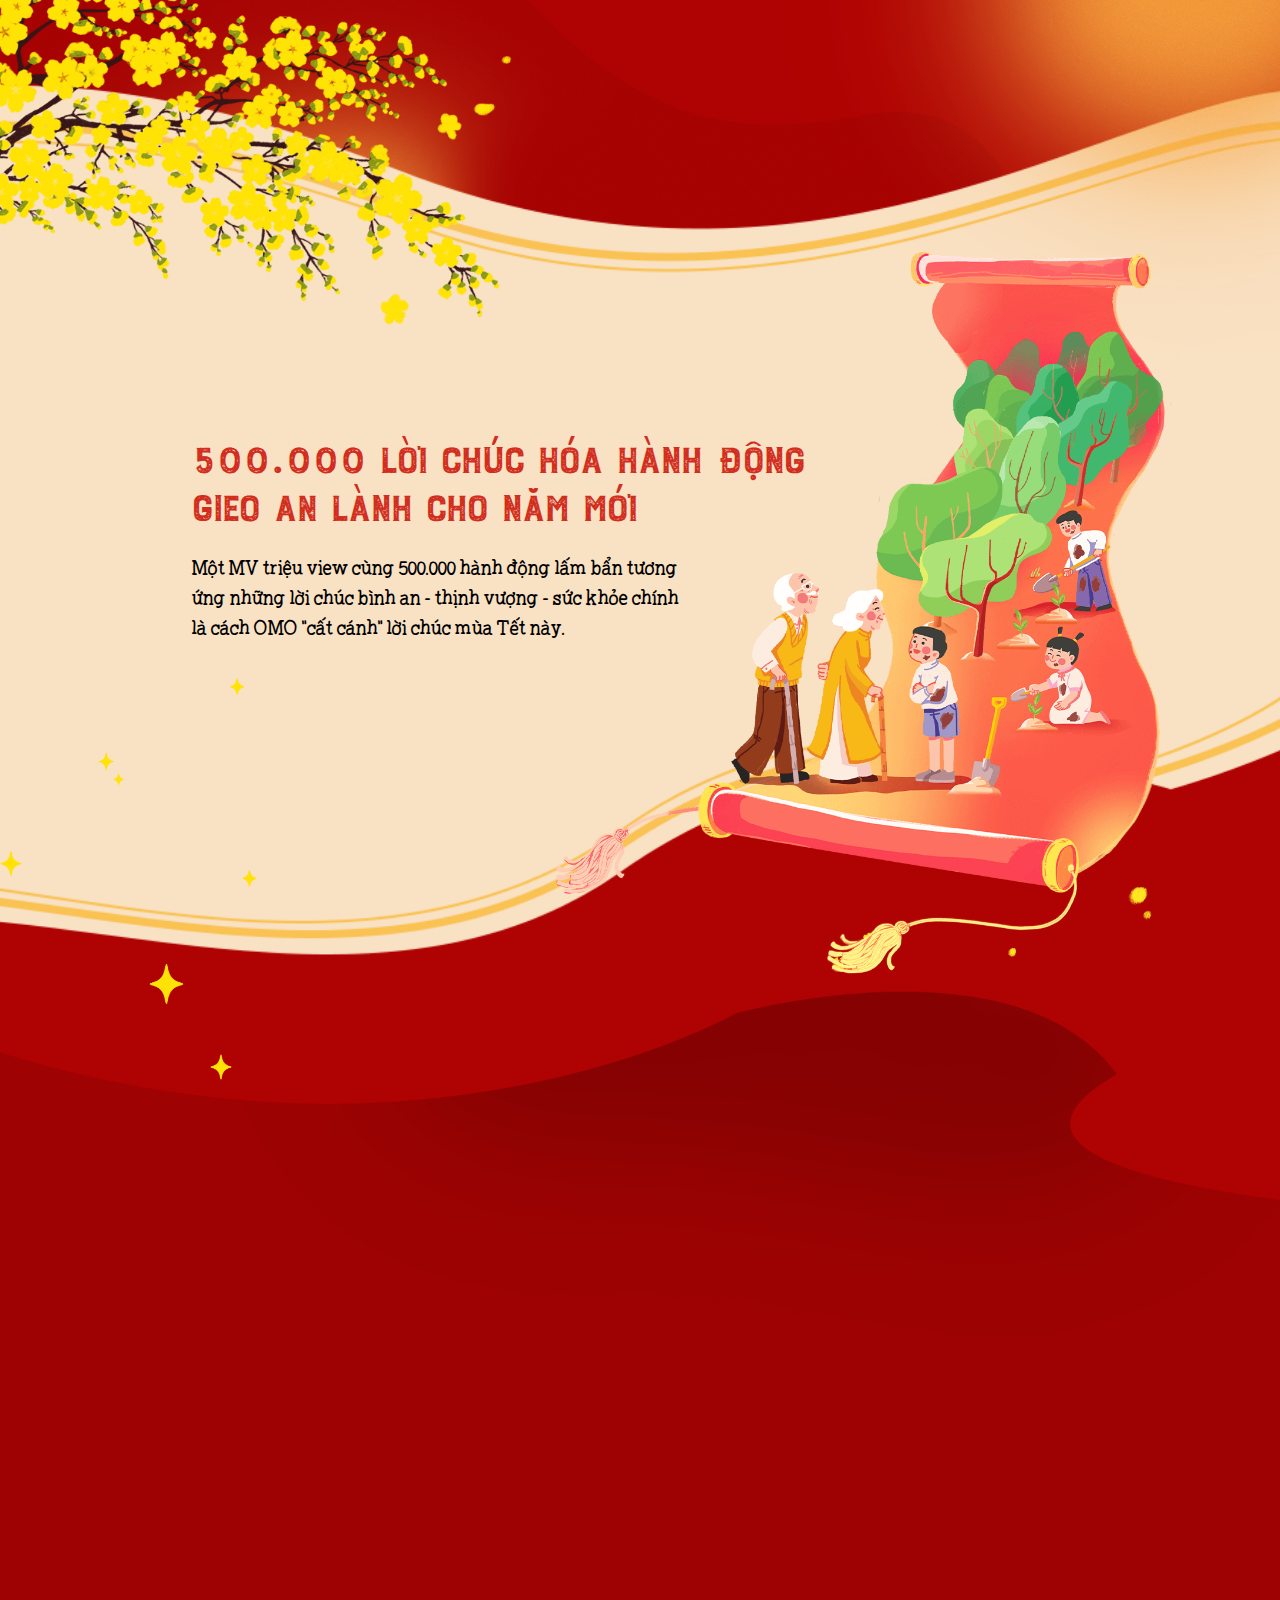
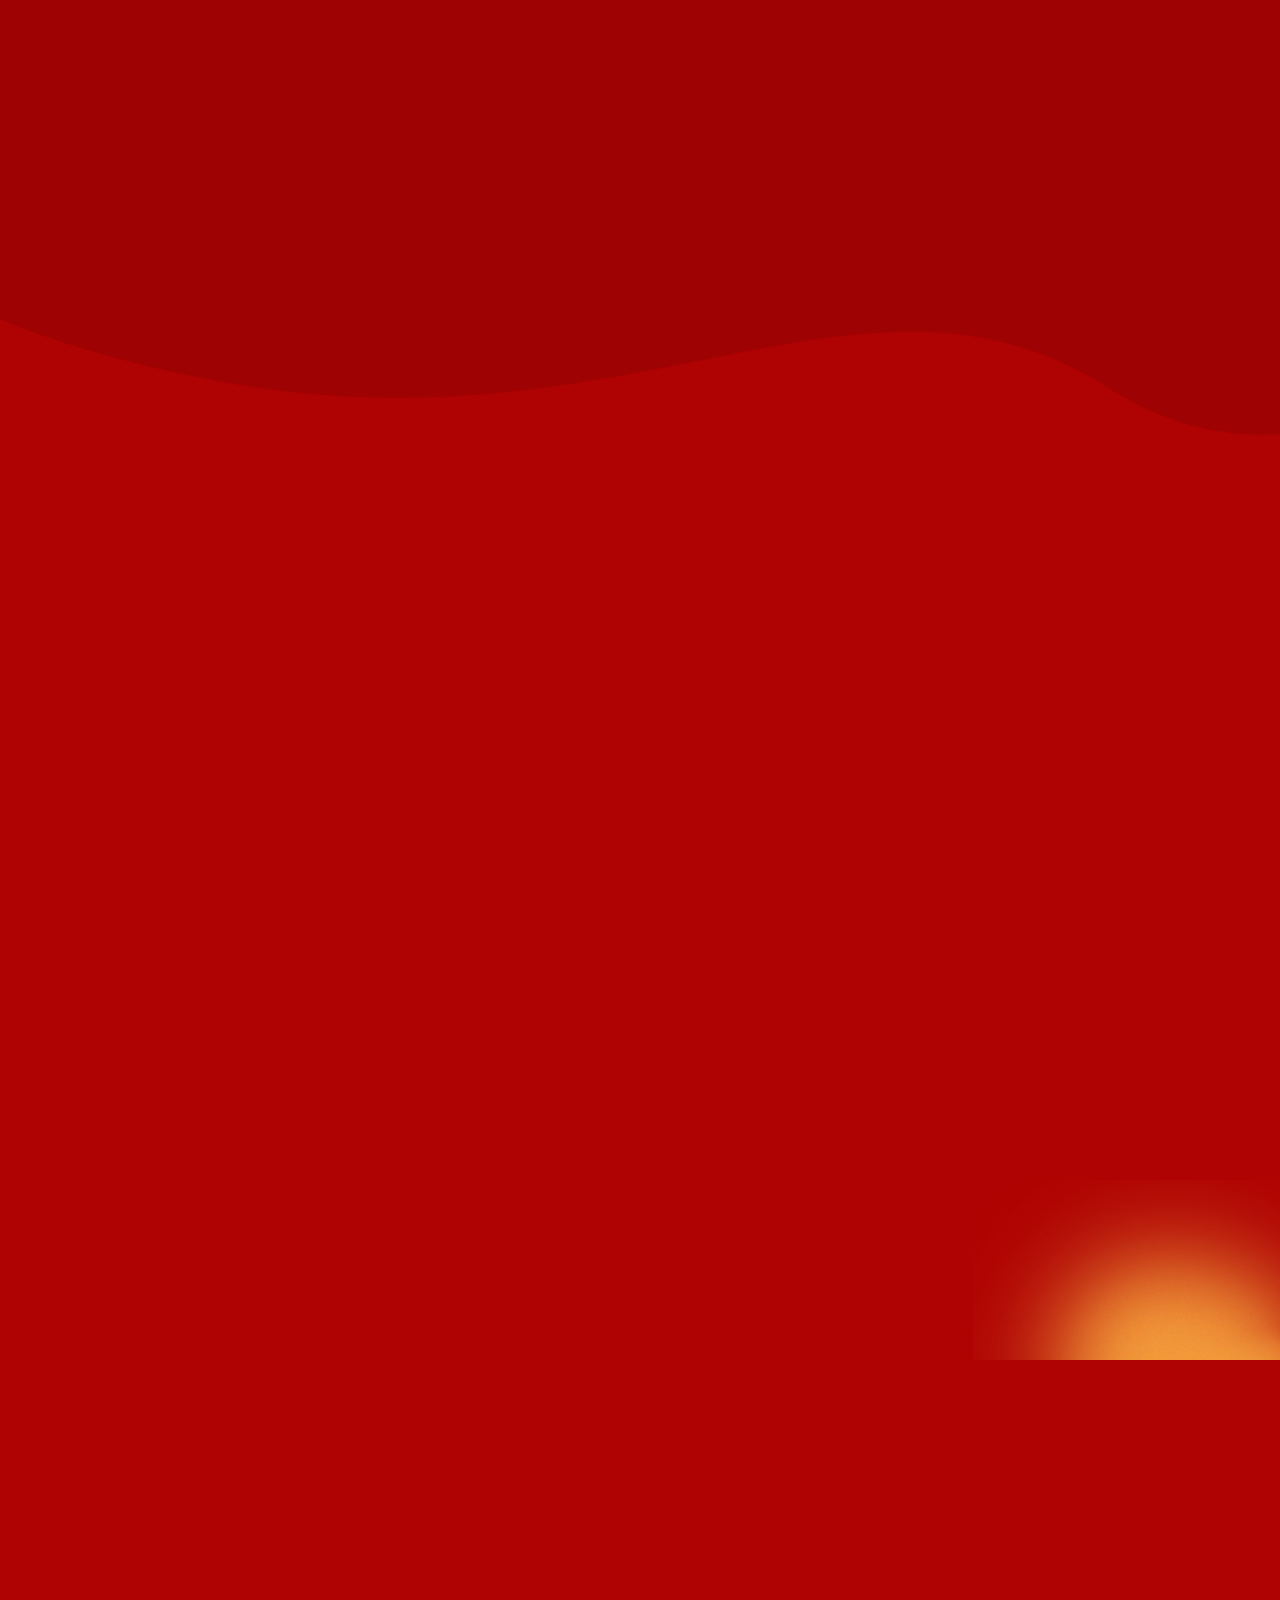
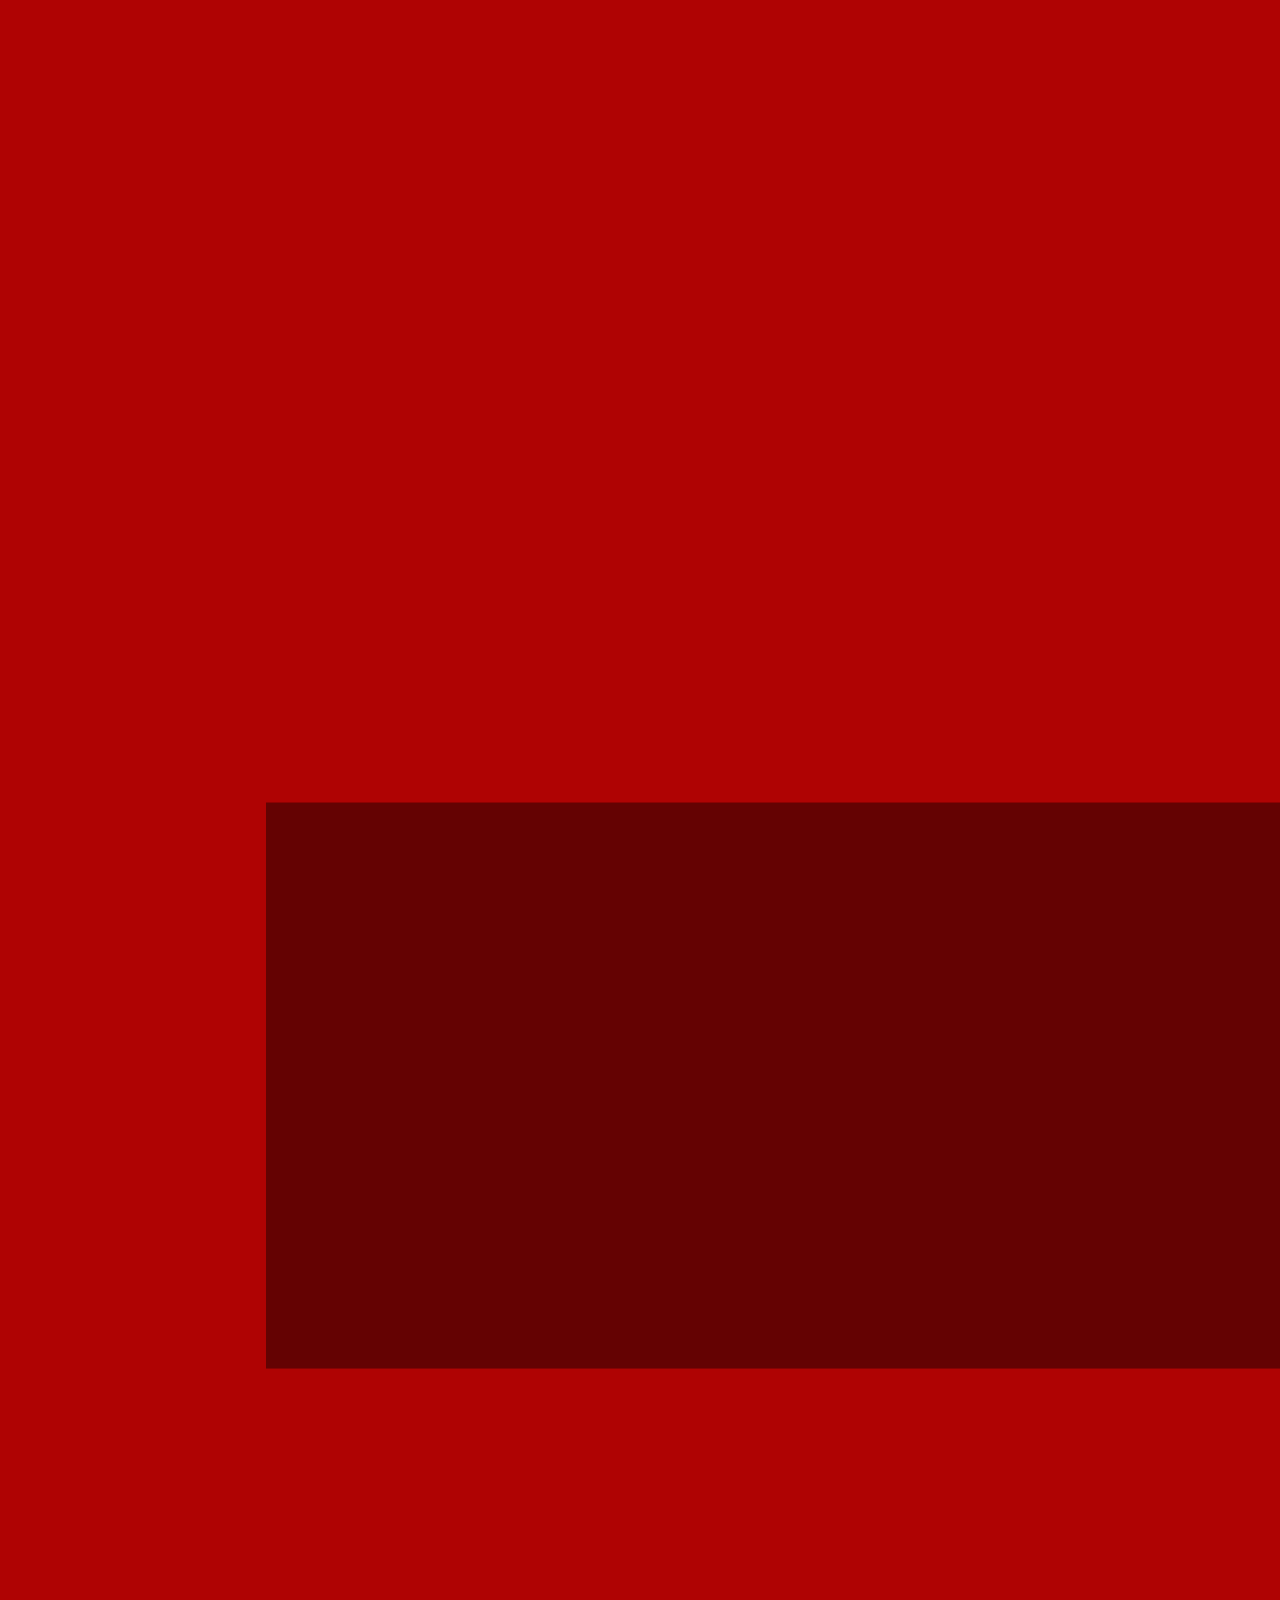
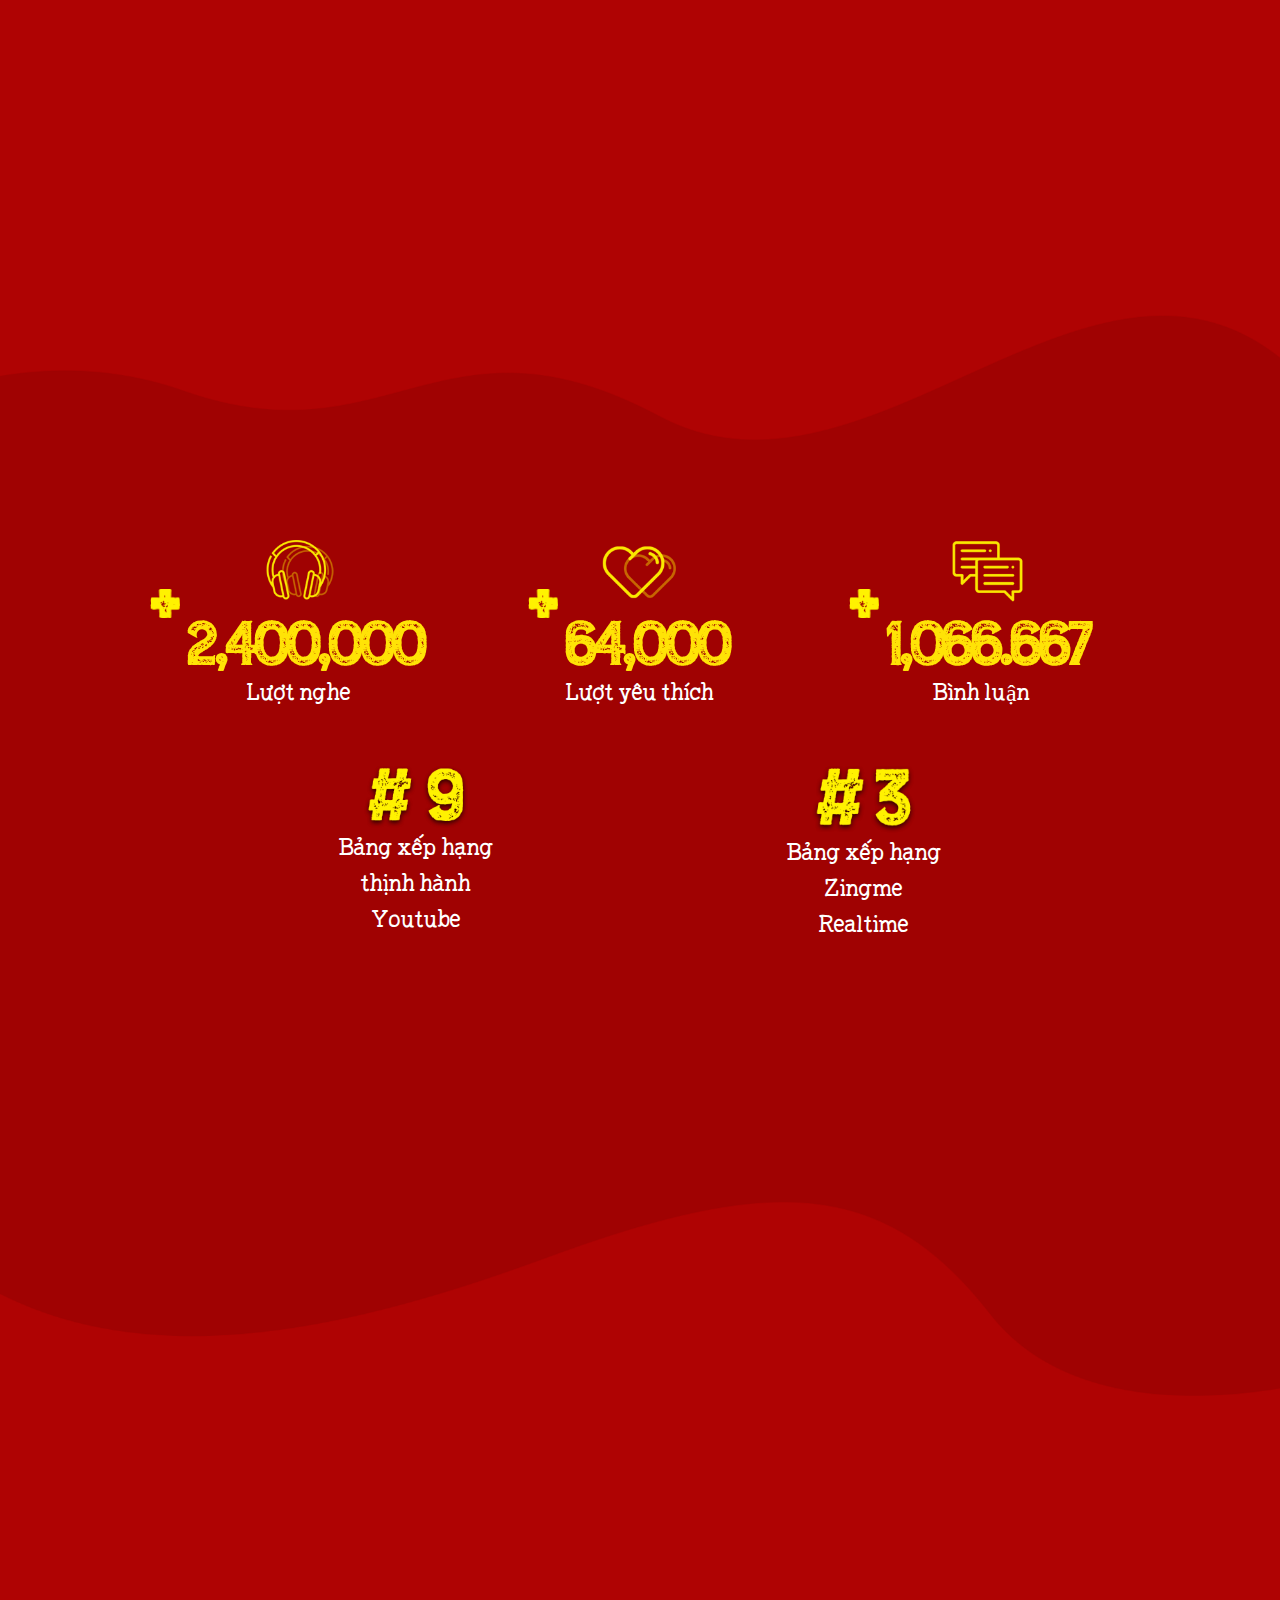
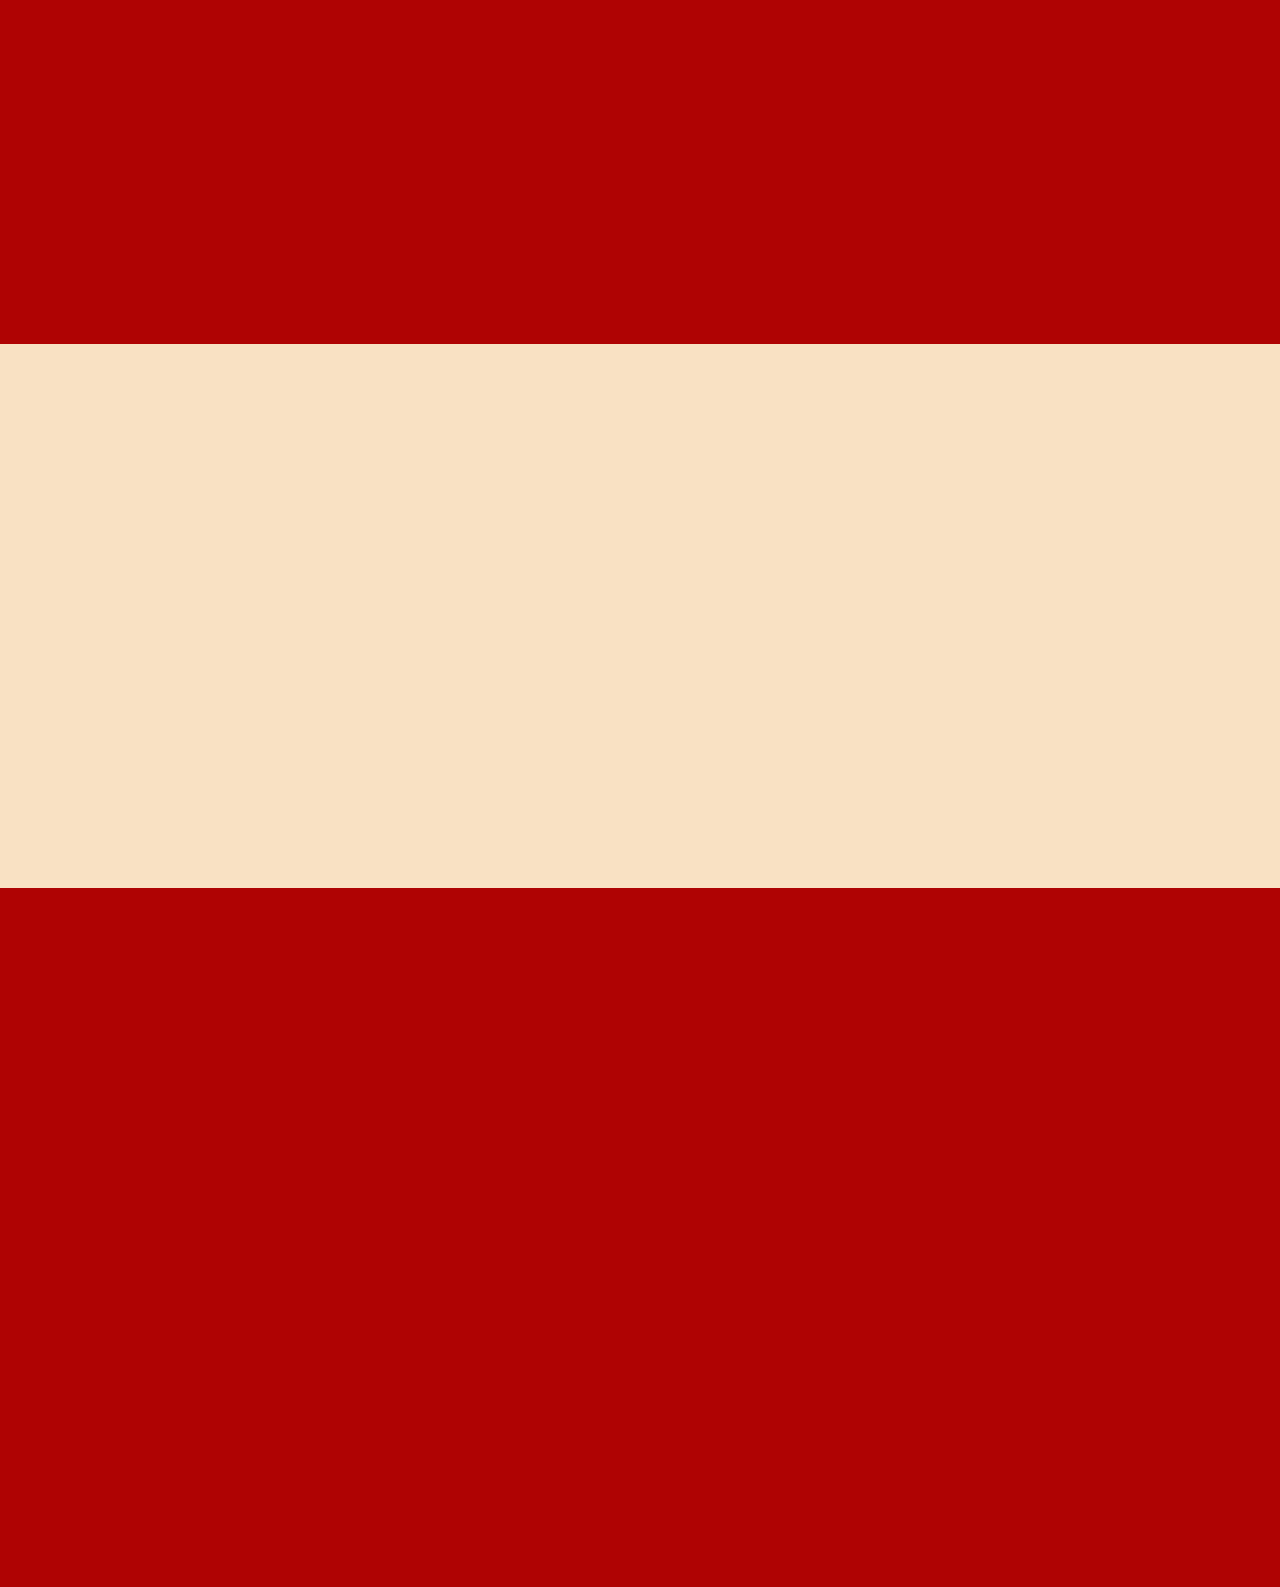
<file: index.html>
<!DOCTYPE html>
<html lang="vi">
<head>
    <meta charset="UTF-8">
    <meta name="viewport" content="width=device-width, initial-scale=1.0">
    <meta name="description" content="Study_HTML/CSS_Page2"><meta property="og:type" content="article">
    <meta property="og:site_name" content="500-wishes">
    <meta property="article:author" content="https://www.facebook.com/testarudo.nino">
    <meta property="article:publisher" content="https://www.facebook.com/testarudo.nino">
    <meta property="og:title" content="500.000 lời chúc hóa hành động, gieo an lành cho năm mới">
    <meta property="og:description" content="Một MV triệu view cùng 500.000 hành động lấm bẩn tương ứng những lời chúc bình an - thịnh vượng - sức khỏe chính là cách OMO 'cất cánh' lời chúc mùa Tết này.">
    <meta name="keywords" content="500.000 lời chúc hóa hành động, gieo an lành cho năm mới">
    <title>500.000 lời chúc</title>
    
    <link rel="stylesheet" href="assets/css/jquery.fancybox.min.css">
    <link rel="stylesheet" href="assets/css/main.css">
    <script src = "assets/js/jquery.js"></script>
    <script src = "assets/js/jquery-countto.js"></script>
    <script src = "assets/js/jquery.fancybox.min.js"></script>
    <script src = "assets/js/ScrollMagic.min.js"></script>
    <script src = "assets/js/debug.addIndicators.js"></script>
    <script src = "assets/js/anime.min.js"></script>
    <script src = "https://www.youtube.com/iframe_api"></script>
</head>
<body>
<div class = "container scrollContent">
    <div class = "page-content">
        <section class = "banner" id = "banner">
            <div class = "icon icon1">
                <img src="assets/images/1.png" alt="Apricot Blossom">
            </div>
            <div class = "icon icon2">
                <img src="assets/images/6.png" alt="sun">
            </div>
            <div class = "icon icon3">
                <img src="assets/images/3.png" alt="hoamai">
            </div>
            <div class = "icon icon4">
                <img src="assets/images/4.png" alt="sparkles">
            </div>
            <div class = "background2">
                <img src="assets/images/7.png" alt="bg2">
            </div>
            <div class = "desktop-w desktop-sm">
                <div class = "wrap">
                    <div class = "bg">
                        <img src="assets/images/5.png" alt="Banner background">
                    </div>
                    <div class = "pic">
                        <div class = "pic-zoom" id = "pic-zoom" href = "assets/images/2.png" data-fancybox = "images" data-caption = "#1">
                            <img src="assets/images/2.png" alt="banner picture">
                        </div>
                    </div>
                    <div class = "text">
                        <div class = "text-title ibr">
                            <h1>500.000 LỜI CHÚC HÓA HÀNH ĐỘNG GIEO AN LÀNH CHO NĂM MỚI</h1>
                        </div>
                        <div class = "text-content svn">
                            <p>Một MV triệu view cùng 500.000 hành động lấm bẩn tương ứng những lời chúc bình an - thịnh vượng - sức khỏe chính là cách OMO "cất cánh" lời chúc mùa Tết này.</p>
                        </div>
                    </div>
                </div>
            </div>
        </section>
        <section class = "section1" id = "section1">
            <div class = "desktop-w desktop-sm">
                <div class = "wrap">
                    <h2 class = "title ibr">Đâu là lời chúc bạn thường
                        <br>gửi người thân mỗi dịp Tết đến?</h2>
                </div>
            </div>
            <div class = "desktop-w">
                <div class ="wrap">
                    <div class = "bg">
                        <div class = "img">
                            <img src="assets/images/9.png" alt="bg">
                        </div>
                    </div>
                    <div class = "wishList">
                        <div class = "list-anchor"></div>
                        <div class = "list">
                            <div class = "item">
                                <div class = "img">
                                    <img src="assets/images/11.png" alt="vansunhuy">
                                </div>
                            </div>
                            <div class = "item">
                                <div class = "img">
                                    <img src="assets/images/12.png" alt="tantaitanloc">
                                </div>  
                            </div>
                            <div class = "item">
                                <div class = "img">
                                    <img src="assets/images/13.png" alt="ankhangthinhvuong">
                                </div>
                            </div>
                            <div class = "item">
                                <div class = "img">
                                    <img src="assets/images/14.png" alt="songlautramtuoi">
                                </div>
                            </div>
                        </div>
                    </div>
                </div>
            </div>
            <div class = "desktop-w desktop-sm">
                <div class = "wrap">
                    <div class = "content">
                        <div class = "bl left">
                            <div class = "text">
                                <p>Từ lâu, trao gửi nhau những lời chúc may mắn, bình an đã trở thành nét đẹp văn hóa trong dịp Tết cổ truyền. Tuy nhiên, khi những lời chúc được “truyền miệng” từ năm này qua năm khác, nhiều người lại quên mất thành ý thật sự phía sau.</p>
                                <p>Nhìn lại 2020 nhiều biến động, bạn có nhận ra những lời chúc “có cánh” đầu năm đã bay mất?</p>
                            </div>
                        </div>
                        <div class = "bl right">
                            <div class = "text">
                                <p>Thực tế, không lời chúc “có cánh” nào tự nhiên trở thành hiện thực nếu thiếu đi sự cố gắng, nỗ lực hành động mỗi ngày.</p>
                                <p>Vậy nên, nhiều người bắt đầu hưởng ứng trào lưu “cất cánh lời chúc”, “cất” đi đôi cánh hoa mỹ trong những lời chúc thường trao, thay vào đó là các mong ước giản đơn nhưng đi kèm hành động thiết thực để mang lại tốt lành cho năm mới.</p>
                            </div>
                        </div>
                    </div>
                </div>
            </div>
            <div class = "icon icon1">
                <div class = "img">
                    <img src="assets/images/8.png" alt="thesun">
                </div>
            </div>
        </section>
        <section class ="section2">
            <div class = "item item1">
                <div class = "img">
                    <img src="assets/images/43.png" alt="bloom">          
                </div>
            </div>
            <div class = "item item2">
                <div class = "img">
                    <img src="assets/images/48.png" alt="Tet icon">
                </div>
            </div>
            <div class = "item item3">
                <div class = "img">
                    <img src="assets/images/50.png" alt="The sun">
                </div>
            </div>
            <div class = "desktop-w desktop-sm">
                <div class = "wrap">
                    <h3 class = "title ibr">Các hot mom nói gÌ về “cất cánh lời chúc”?</h3>
                </div>
            </div>
            <div class = "desktop-w desktop-md">
                <div class = "wrap">
                    <div class = "hotmom">
                        <div class = "quote quote1">
                            <div class = "quote-wrap">
                                <div class = "img">
                                    <img src="assets/images/15.png" alt="Quynh Huong">
                                </div>
                                <div class = "quote-content">
                                    <p class = "text">“Lời chúc phải mang theo năng lượng, niệm lành gửi đến người nhận, và hơn thế, cần thực hiện bằng những hành động cụ thể để trở thành hiện thực”.</p>
                                    <p>MC Quỳnh Hương</p>
                                </div>
                            </div>
                        </div>
                        <div class = "quote quote2">
                            <div class = "quote-wrap">
                                <div class = "img">
                                    <img src="assets/images/16.png" alt="Trang Ha">
                                </div>
                                <div class = "quote-content">
                                    <p class = "text">“Tết năm nay, mình dạy con những lời chúc thực tế mang động lực hành động. Uốn nắn con từ hành động của bố mẹ, chứ không chỉ dừng ở câu chữ”.</p>
                                    <p>Nhà văn Trang Hạ</p>
                                </div>
                            </div>
                        </div>
                        <div class = "quote quote2">    
                            <div class = "quote-wrap">
                                <div class = "img">
                                    <img src="assets/images/17.png" alt="Pham Quynh Anh">
                                </div>
                                <div class = "quote-content">
                                    <p class = "text">“Tôi sẽ dạy 2 bé Lâm - An cất đi đôi cánh của lời chúc, thay vào đó sẵn sàng lấm bẩn để thực hiện lời chúc bằng những hành động thiết thực”.</p>
                                    <p>Ca sĩ Phạm Quỳnh Anh</p>
                                </div>
                            </div>
                        </div>
                        <div class = "quote quote3">
                            <div class = "quote-wrap">
                                <div class = "img">
                                    <img src="assets/images/18.png" alt="Pham Thu Trang">
                                </div>
                                <div class = "quote-content">
                                    <p class = "text">“Năm nay, bố mẹ dạy Xoài những lời chúc thiết thực. Khi cất đi đôi cánh hoa mỹ và cùng nhau hành động, những lời yêu thương chân thành mới ở lại thật lâu”.</p>
                                    <p>Hotmom Phạm Thu Trang</p>
                                </div>
                            </div>
                        </div>
                    </div>
                </div>
            </div>
        </section>
        <section class = "section3">
            <div class = "background1"></div>
            <div class = "apricot">
                <div class = "img">
                    <img src="assets/images/23.png" alt="apricot">
                </div>
            </div>
            <div class = "desktop-w desktop-md">
                <div class = "wrap">
                    <div class = "first">
                        <div class = "wrap">
                            <div class = "block block1">
                                <div class = "isMobile">
                                    <h3 class = "title ibr">Khi “lời chúc hóa hành động”</h3>
                                    <p>Cổ vũ mọi người trao lời chúc kèm hành động, cụ thể là trồng rừng để tạo ra sự đổi thay tích cực cho cuộc sống, OMO triển khai chiến dịch “Lời chúc hóa hành động - Lấm bẩn mang điều hay” với nhiều hoạt động thú vị.</p>
                                </div>
                                <div class = "img" href = "assets/images/21.png" data-fancybox="images" data-caption="#2">
                                    <img src="assets/images/21.png" alt="suboi-va-cau-nhoc">
                                </div>
                            </div>
                            <div class = "block block2">
                                <div class = "text text1 isPC">
                                    <h3 class = "ibr">Khi “lời chúc hóa hành động”</h3>
                                    <p>Cổ vũ mọi người trao lời chúc kèm hành động, cụ thể là trồng rừng để tạo ra sự đổi thay tích cực cho cuộc sống, OMO triển khai chiến dịch “Lời chúc hóa hành động - Lấm bẩn mang điều hay” với nhiều hoạt động thú vị.</p>
                                </div>
                                <div class = "img" href = "assets/images/22.png" data-fancybox="images" data-caption="#3">
                                    <img src="assets/images/22.png" alt="suboi va rhymastic">
                                </div>
                                <div class = "text text2">
                                    <p>Ca khúc <i>Cả ngàn lời chúc</i> lấy cảm hứng từ chiến dịch “Lời chúc hóa hành động - Lấm bẩn mang điều hay”, kêu gọi mọi người biến hơn 500.000 lời chúc thành hành động lấm bẩn trên khắp Việt Nam, cụ thể là trồng cây, gieo an lành cho năm mới.</p>
                                </div>
                            </div>
                        </div>
                    </div>
                    <div class = "second">
                        <div class = "block block1">
                            <div class = "background2">
                                <div class = "img">
                                    <img src="assets/images/26.png" alt="background2">
                                </div>
                            </div>
                            <div class = "pic-zoom" href = "assets/images/24.png" data-fancybox="images" data-caption="#4" style = "opacity: 1;">
                                <img src="assets/images/24.png" alt="suboi">
                            </div>
                        </div>
                        <div class = "block block2">
                            <div class = "pic-zoom" href = "assets/images/25.png" data-fancybox="images" data-caption="#5" style = "opacity: 1;">
                                <img src="assets/images/25.png" alt="rhymastic">
                            </div>
                        </div>
                    </div>
                    <div class = "last">
                        <div class = "txt">
                            <p>Đây là lần đầu tiên 2 rapper Suboi và Rhymastic kết hợp trong cùng sản phẩm âm nhạc. Kỹ năng gieo vần nhả chữ của Suboi và bàn tay phối nhạc tài năng của Rhymastic làm nên ca khúc đi vào lòng khán giả với thông điệp mới lạ, ý nghĩa: “Đừng chúc suông, hãy hành động”.</p>
                        </div>
                    </div>
                </div>
            </div>
            <div class = "background3">

            </div>
        </section>
        <section class = "section4">
            <div class = "desktop-w desktop-md">
                <div class = "wrap">
                    <div class = "video-block">
                        <div class = "icon">
                            <div class = "img">
                                <img src="assets/images/29.png" alt="doublequote">
                            </div>
                        </div>
                        <div class = "video-container">
                            <div class ="cover">
                                <div class = "play-btn" id = "youtube-play-button">
                                    <div class ="img">
                                        <img src="assets/images/27.png" alt="youtube-play-button">
                                    </div>
                                </div>
                            </div>
                            <div class = "youtube-iframe" id="player">
                                <!-- <iframe id = "youtube-iframe-player" src="https://www.youtube.com/embed/6AvpUbnDbv0" frameborder="0"
                                width ="640" height = "320" title = "Youtube video player"
                                allowfullscreen></iframe> -->
                            </div>
                        </div>
                    </div>
                </div>
            </div>
            <div class = "desktop-w desktop-sm">
                <div class = "wrap">
                    <div class = "text">
                        <p>Một ngàn lời chúc vẫn thua cái ôm chân thành.</p>
                        <p>MV rất hiện đại, hình ảnh ma mị theo kiểu phương Tây nhưng vẫn có màu sắc của Tết cổ truyền Việt Nam. Mình đánh giá đây là một tác phẩm tuyệt vời cả về tính giải trí lẫn thông điệp.</p>
                        <p>Năm vừa rồi miền Trung bị lũ lụt, thiên tai nặng nề. Trồng cây là biện pháp hiệu quả nhất để ngăn chặn tình trạng này tiếp diễn, cũng là cách giữ lại môi trường sống trong lành cho con cháu chúng ta.</p>
                    </div>
                </div>
            </div>
        </section>
        <section class = "section5">
            <div class = "background4">
                <div class = "img"><img src="assets/images/51.png" alt="background4"></div>
            </div>
            <div class = "item item1">
                <div class = "img"><img src="assets/images/43.png" alt="bloom"></div>
            </div>
            <div class = "item item2">
                <div class = "img"><img src="assets/images/52.png" alt="apricot"></div>
            </div>
            <div class = "desktop-w desktop-md">
                <div class ="wrap">
                    <div class = "block block1">
                        <div class = "icon">
                            <img src="assets/images/headphone.png" alt="headphone-icon">
                        </div>
                        <div class = "count timer ibr" data-to="6000000" data-speed="2000">
                        </div>
                        <div class = "text">
                            <p>Lượt nghe</p>
                        </div>
                    </div>
                    <div class = "block block2">
                        <div class = "icon">
                            <img src="assets/images/heart.png" alt="heart-icon">
                        </div>
                        <div class = "count timer ibr" data-to="200000" data-speed="2500">
                        </div>
                        <div class = "text">
                            <p>Lượt yêu thích</p>
                        </div>
                    </div>
                    <div class = "block block3">
                        <div class = "icon">
                            <img src="assets/images/chat.png" alt="chat-icon">
                        </div>
                        <div class = "count timer ibr" data-to="4000" data-speed="3000">
                        </div>
                        <div class = "text">
                            <p>Bình luận</p>
                        </div>
                    </div>
                </div>
            </div>
            <div class = "desktop-w desktop-sm upper">
                <div class = "wrap">
                    <div class = "block block1">
                        <div class = "numbers">
                            <div class = "img">
                                <img src="assets/images/33.png" alt="#9-icon">
                            </div>
                        </div>
                        <div class = "text">
                            <p>Bảng xếp hạng thịnh hành Youtube</p>
                        </div>
                    </div>
                    <div class = "block block2">
                        <div class = "numbers">
                            <div class = "img">
                                <img src="assets/images/34.png" alt="#3-icon">
                            </div>
                        </div>
                        <div class = "text">
                            <p>Bảng xếp hạng Zingme Realtime</p>
                        </div>
                    </div>
                </div>
            </div>
            <div class = "desktop-w desktop-sm lower">
                <div class = "wrap">
                    <div class = "block block1">
                        <div class = "text">
                            <p>Mong bài hát sẽ chạm đến trái tim của mọi người và ngàn lời chúc với năng lượng tốt sẽ thành hiện thực.</p>
                            <h4 class = "ibr">SUBOI</h4>
                        </div>
                    </div>
                    <div class = "block block2">
                        <div class = "text">
                            <p>Chúng tôi mong muốn truyền cảm hứng yêu thiên nhiên, môi trường đến giới trẻ, kêu gọi mọi người cùng hành động để bảo vệ ngôi nhà chung.</p>
                            <h4 class = "ibr">RHYMASTIC</h4>
                        </div>
                    </div>
                </div>
            </div>
        </section>
        <section class = "section6">
            <div class = "desktop-w desktop-md">
                <div class = "wrap">
                    <div class = "text">
                        <p>Sau MV “triệu view”, OMO lên kế hoạch hiện thực hóa những lời chúc bình an, thịnh vượng,<br>
                            sức khỏe bằng hành động thiết thực - trồng rừng để tạo ra đổi thay tích cực cho cuộc sống.</p>
                    </div>
                    <div class = "popUp">
                        <span>CLICK CHỌN CHỦ ĐỀ</span>
                    </div>
                    <div class = "wishes">
                        <div class = "item item1">
                            <div id = "binhan" class = "img" href="assets/images/45.png" data-fancybox="Binh An">
                                <img src="assets/images/35.png" alt="binh-an">
                            </div>
                        </div>
                        <div class = "item item2">
                            <div id = "thinhvuong" class = "img" href = "assets/images/46.png" data-fancybox="Thinh Vuong">
                                <img src="assets/images/36.png" alt="thinh-vuong">
                            </div>
                        </div>
                        <div class = "item item3">
                            <div id = "suckhoe" class = "img" href = "assets/images/47.png" data-fancybox="Suc Khoe">
                                <img src="assets/images/37.png" alt="suc-khoe">
                            </div>
                        </div>
                    </div>
                </div>
            </div>
        </section>
        <section class = "section7">
            <div class = "desktop-w desktop-md">
                <div class = "wrap">
                    <div class = "block block1">
                        <div class = "img">
                            <img src="assets/images/38.png" alt="Quan-AP">
                        </div>
                        <div class = "text">
                            <p>Kêu gọi hơn 10.000 bình luận, tương ứng với hơn 10.000 hành động lấm bẩn được thực hiện trên khắp Việt Nam.</p>
                            <p class = "celeb-name">- Quân A.P -</p>
                        </div>
                    </div>
                    <div class = "block block2">
                        <div class = "img">
                            <img src="assets/images/39.png" alt="Minh-Du">
                        </div>
                        <div class = "text">
                            <p>Kêu gọi hơn 5.300 bình luận, tương ứng với hơn 5.300 hành động lấm bẩn trên khắp Việt Nam.</p>
                            <p class = "celeb-name">- Minh Dự -</p>
                        </div>
                    </div>
                    <div class = "block block3">
                        <div class = "img">
                            <img src="assets/images/40.png" alt="Chi-ca-no">
                        </div>
                        <div class = "text">
                            <p>Kêu gọi hơn 5.700 bình luận, tương ứng với hơn 5.700 hành động lấm bẩn trên khắp Việt Nam.</p>
                            <p class = "celeb-name">- Chị Ca Nô -</p>
                        </div>
                    </div>
                </div>
            </div>
        </section>
        <section class = "section8">
            <div class = "desktop-w desktop-sm">
                <div class = "wrap">
                    <div class = "text">
                        <p>Khép lại chiến dịch <span>“Lời chúc hóa hành động - Lấm bẩn mang điều hay”</span>, không ít người nhận ra <span>“cả ngàn lời chúc mới được nửa tấm lòng”</span> nếu không đi cùng hành động. Tất cả chỉ dừng lại là câu nói suông <span>“có cánh”</span> nhưng lại thiếu đi sự thiết thực và thành ý. Chúng ta vẫn thường chúc nhau bình an, sức khỏe nhưng lại quên mất rằng, không còn cây xanh, không còn rừng già đồng nghĩa với việc không ai có được bình an và sức khỏe. Mùa Tết này, đã đến lúc chúng ta thay đổi thói quen trao lời chúc, không ngại lấm bẩn để hành động, mang đến những biến chuyển tích cực đến với những người thân yêu, môi trường và cộng đồng.</p>
                    </div>
                    <div class = "images">
                        <div class = "img"> 
                            <img src="assets/images/42.png" alt="sweeping-girl">
                        </div>
                    </div>
                </div>
            </div>
        </section>
        <section class = "author">
            <div class = "desktop-w">
                <div class = "item">
                    <p>Dựng lại: <span>NG</span> <span>MANH</span> <span>TRUONG</span></p>
                </div>
            </div>
        </section>
    <div>
</div>

<div class = "fancy"></div>
<script src = "assets/js/myScript.js"></script>
<script>
    //This code loads the IFrame Player API code asynchronously.
    var tag = document.createElement('script');
    tag.src = "https://www.youtube.com/iframe_api";
    var firstScriptTag = document.getElementsByTagName('script')[0];
    firstScriptTag.parentNode.insertBefore(tag, firstScriptTag);
    var player;
    function onYouTubeIframeAPIReady() {
        player = new YT.Player('player', {
            height: '600px',
            width: '100%',
            videoId: '6AvpUbnDbv0',
            playerVars: {
            'playsinline': 1,
            'autoplay': 0
            },
            events: {
            'onReady': onPlayerReady,
            'onStateChange': onPlayerStateChange
            }
        });
    }

      // 4. The API will call this function when the video player is ready.
    function onPlayerReady(event) {
        event.target.playVideo();
    }

    // 5. The API calls this function when the player's state changes.
    //    The function indicates that when playing a video (state=1),
    //    the player should play for six seconds and then stop.
    var done = false;
    function onPlayerStateChange(event) {
        if (event.data == YT.PlayerState.PLAYING && !done) {
            $('.cover').hide();
            done = true;
        }

        if (event.data == YT.PlayerState.PAUSED ) {
            $('.cover').show()
           
        }
    }
    function stopVideo() {
        player.stopVideo();
    }

    $(".play-btn").click(function(){
        player.playVideo();
        $('.cover').hide();
    });
</script>
</body>
</html>
</file>
<file: assets/css/main.css>
html, body, div, span, applet, object, iframe,
h1, h2, h3, h4, h5, h6, p, blockquote, pre,
a, abbr, acronym, address, big, cite, code,
del, dfn, em, img, ins, kbd, q, s, samp,
small, strike, strong, sub, sup, tt, var,
b, u, i, center,
dl, dt, dd, ol, ul, li,
fieldset, form, label, legend,
table, caption, tbody, tfoot, thead, tr, th, td,
article, aside, canvas, details, embed,
figure, figcaption, footer, header, hgroup,
menu, nav, output, ruby, section, summary,
time, mark, audio, video {
  margin: 0;
  padding: 0;
  border: 0;
  font-size: 100%;
  font: inherit;
  vertical-align: baseline; }

/* HTML5 display-role reset for older browsers */
article, aside, details, figcaption, figure,
footer, header, hgroup, menu, nav, section {
  display: block; }

body {
  line-height: 1; }

ol, ul {
  list-style: none; }

blockquote, q {
  quotes: none; }

blockquote:before, blockquote:after,
q:before, q:after {
  content: '';
  content: none; }

table {
  border-collapse: collapse;
  border-spacing: 0; }

@font-face {
  font-family: 'UTM';
  src: url("../fonts/UTMFlavour.woff2") format("woff2"), url("../fonts/UTMFlavour.woff") format("woff"), url("../fonts/UTMFlavour.ttf") format("truetype");
  font-weight: normal;
  font-style: normal;
  font-display: swap; }

@font-face {
  font-family: 'SVN-Sarifa';
  src: url("../fonts/SVN-Sarifa.woff2") format("woff2"), url("../fonts/SVN-Sarifa.woff") format("woff"), url("../fonts/SVN-Sarifa.ttf") format("truetype");
  font-weight: normal;
  font-style: normal;
  font-display: swap; }

@font-face {
  font-family: 'iCielBC Burford Rustic';
  src: url("../fonts/iCielBCBurfordRustic-Light.woff2") format("woff2"), url("../fonts/iCielBCBurfordRustic-Light.woff") format("woff"), url("../fonts/iCielBCBurfordRustic-Light.ttf") format("truetype");
  font-weight: 300;
  font-style: normal;
  font-display: swap; }

::-webkit-scrollbar {
  width: 10px; }

::-webkit-scrollbar-track {
  background-color: white; }

::-webkit-scrollbar-thumb {
  border-radius: 5px;
  background-color: #9e0202;
  border: solid white; }

::-webkit-scrollbar-thumb {
  background-color: #d22e1e; }

img {
  display: block;
  width: 100%;
  transition: all ease 0.5s;
  -webkit-transition: all ease 0.5s;
  -moz-transition: all ease 0.5s;
  -o-transition: all ease 0.5s; }

.utm {
  font-family: UTM; }

.svn {
  font-family: SVN-Sarifa; }

.ibr {
  font-family: iCielBC Burford Rustic; }

.desktop-w {
  width: 100%;
  max-width: 1920px;
  margin: 0 auto; }

.desktop-sm {
  width: 70%;
  max-width: 1100px; }
  @media (max-width: 1023px) {
    .desktop-sm {
      width: 100%;
      padding: 0 20px; } }

.desktop-md {
  width: 80%;
  max-width: 1500px; }
  @media (max-width: 1023px) {
    .desktop-md {
      width: 100%;
      padding: 0 20px; } }

#reveal {
  opacity: 0;
  -webkit-transform: scale(0.9);
  -ms-transform: scale(0.9);
  transform: scale(0.9);
  -webkit-transition: all 1s ease-in-out;
  -o-transition: all 1s ease-in-out;
  transition: all 1s ease-in-out; }

.visible {
  opacity: 1;
  -webkit-transform: none;
  -ms-transform: none;
  transform: none; }

* {
  -webkit-box-sizing: border-box;
  box-sizing: border-box; }

.isMobile {
  display: none; }
  @media (max-width: 1023px) {
    .isMobile {
      display: block; } }

.isPC {
  display: block; }
  @media (max-width: 1023px) {
    .isPC {
      display: none; } }

body {
  background-color: #af0303;
  line-height: 1.5;
  font-family: 'SVN-Sarifa';
  font-weight: normal;
  color: white;
  font-size: 16px; }

@-webkit-keyframes opacity {
  0% {
    opacity: 0; }
  50% {
    opacity: 1; }
  100% {
    opacity: 0; } }

@keyframes opacity {
  0% {
    opacity: 0; }
  50% {
    opacity: 1; }
  100% {
    opacity: 0; } }

@-webkit-keyframes balloon {
  0% {
    -webkit-transform: translateY(10px);
    transform: translateY(10px); }
  50% {
    -webkit-transform: translateY(-10px);
    transform: translateY(-10px); }
  100% {
    -webkit-transform: translateY(10px);
    transform: translateY(10px); } }

@keyframes balloon {
  0% {
    -webkit-transform: translateY(10px);
    transform: translateY(10px); }
  50% {
    -webkit-transform: translateY(-10px);
    transform: translateY(-10px); }
  100% {
    -webkit-transform: translateY(10px);
    transform: translateY(10px); } }

@-webkit-keyframes inAndOut {
  0% {
    -webkit-transform: scale(0.9);
    transform: scale(0.9); }
  50% {
    -webkit-transform: scale(1.2);
    transform: scale(1.2); }
  100% {
    -webkit-transform: scale(0.9);
    transform: scale(0.9); } }

@keyframes inAndOut {
  0% {
    -webkit-transform: scale(0.9);
    transform: scale(0.9); }
  50% {
    -webkit-transform: scale(1.2);
    transform: scale(1.2); }
  100% {
    -webkit-transform: scale(0.9);
    transform: scale(0.9); } }

section.banner {
  position: relative;
  min-height: 120vh;
  display: -webkit-box;
  display: -ms-flexbox;
  display: flex;
  -webkit-box-pack: center;
  -ms-flex-pack: center;
  justify-content: center;
  -webkit-box-align: center;
  -ms-flex-align: center;
  align-items: center;
  margin-bottom: 10%;
  overflow: hidden; }
  @media (max-width: 1023px) {
    section.banner {
      margin-bottom: 0; } }
  section.banner .icon {
    position: absolute; }
    section.banner .icon.icon1 {
      width: 30%;
      top: 0;
      left: 0;
      opacity: 0;
      -webkit-transform: translateX(-200px);
      -ms-transform: translateX(-200px);
      transform: translateX(-200px);
      -webkit-transition: all ease 1s;
      -o-transition: all ease 1s;
      transition: all ease 1s;
      -webkit-transition-delay: 0.5s;
      -o-transition-delay: 0.5s;
      transition-delay: 0.5s; }
      section.banner .icon.icon1.animate {
        opacity: 1;
        -webkit-transform: translateX(0px);
        -ms-transform: translateX(0px);
        transform: translateX(0px); }
      @media (max-width: 1365px) {
        section.banner .icon.icon1 {
          width: 40%; } }
    section.banner .icon.icon2 {
      top: 0;
      right: 0;
      width: 40%; }
    section.banner .icon.icon3 {
      width: 25%;
      right: 10%;
      bottom: 10%;
      z-index: 1; }
    section.banner .icon.icon4 {
      width: 20%;
      left: 0%;
      bottom: 0%;
      z-index: 1;
      opacity: 0;
      -webkit-transition: all ease 1s;
      -o-transition: all ease 1s;
      transition: all ease 1s; }
      section.banner .icon.icon4.animate {
        opacity: 1; }
      section.banner .icon.icon4 img {
        -webkit-animation: opacity ease infinite 3s;
        animation: opacity ease infinite 3s; }
  section.banner .background2 {
    position: absolute;
    z-index: -2;
    top: 0;
    left: 0;
    width: 80%; }
  section.banner .wrap {
    position: relative;
    top: 300px;
    opacity: 0;
    -webkit-transition: all ease 0.5s;
    -o-transition: all ease 0.5s;
    transition: all ease 0.5s; }
    section.banner .wrap.animate {
      opacity: 1;
      top: 0; }
    section.banner .wrap .bg {
      position: absolute;
      top: 50%;
      left: 40%;
      -webkit-transform: translate(-50%, -50%);
      -ms-transform: translate(-50%, -50%);
      transform: translate(-50%, -50%);
      width: 115%;
      z-index: -1; }
      @media (max-width: 1365px) {
        section.banner .wrap .bg {
          width: 200%; } }
      @media (max-width: 1023px) {
        section.banner .wrap .bg {
          width: 250%; } }
    section.banner .wrap .pic {
      position: absolute;
      top: 85%;
      right: 0%;
      -webkit-transform: translate(15%, -50%);
      -ms-transform: translate(15%, -50%);
      transform: translate(15%, -50%);
      width: 70%;
      z-index: 2;
      -webkit-transition: all ease-in-out 0.3s;
      -o-transition: all ease-in-out 0.3s;
      transition: all ease-in-out 0.3s; }
      section.banner .wrap .pic:hover {
        width: 72%;
        -webkit-transition: all ease-in-out 0.3s;
        -o-transition: all ease-in-out 0.3s;
        transition: all ease-in-out 0.3s; }
    section.banner .wrap .text {
      width: 70%; }
      @media (max-width: 1023px) {
        section.banner .wrap .text {
          width: 85%; } }
      section.banner .wrap .text .text-title {
        color: #d22e1e;
        font-size: 3.75em;
        line-height: 1;
        margin: 0; }
        @media (max-width: 1600px) {
          section.banner .wrap .text .text-title {
            font-size: 3em; } }
        @media (max-width: 1365px) {
          section.banner .wrap .text .text-title {
            padding-right: 10px; } }
        @media (max-width: 1023px) {
          section.banner .wrap .text .text-title {
            font-size: 1.6em; } }
      section.banner .wrap .text .text-content {
        color: black;
        font-size: 1.25em;
        padding-right: 20%;
        margin-top: 3%; }
        @media (max-width: 1023px) {
          section.banner .wrap .text .text-content {
            font-size: 1em; } }

section.section1 {
  position: relative; }
  section.section1 .wrap {
    position: relative; }
    section.section1 .wrap h2 {
      position: relative;
      top: 100px;
      opacity: 0;
      -webkit-transition: all ease 1s;
      -o-transition: all ease 1s;
      transition: all ease 1s; }
      section.section1 .wrap h2.animate {
        top: 0;
        opacity: 1; }
  section.section1 .title {
    color: #ffe306;
    font-size: 2.625em;
    line-height: 1; }
    @media (max-width: 1600px) {
      section.section1 .title {
        font-size: 2.5em; } }
    @media (max-width: 1023px) {
      section.section1 .title {
        font-size: 1.8em;
        text-align: center;
        margin-bottom: 50px; } }
  section.section1 .bg {
    position: absolute;
    z-index: -1;
    top: 50%;
    width: 100%;
    transform: translate(0, -50%);
    -webkit-transform: translate(0, -50%);
    -ms-transform: translate(0, -50%); }
  section.section1 .wishList {
    position: relative; }
    section.section1 .wishList .list-anchor {
      position: absolute;
      top: 50%; }
    section.section1 .wishList .list {
      opacity: 0;
      -webkit-transform: translateY(100px);
      -ms-transform: translateY(100px);
      transform: translateY(100px);
      -webkit-transition: all ease 0.5s;
      -o-transition: all ease 0.5s;
      transition: all ease 0.5s;
      display: -webkit-box;
      display: -ms-flexbox;
      display: flex;
      flex-wrap: wrap;
      -ms-flex-wrap: wrap;
      -webkit-box-pack: justify;
      -ms-flex-pack: justify;
      justify-content: space-between;
      overflow: hidden;
      padding: 4% 5% 4%; }
      section.section1 .wishList .list.animate {
        opacity: 1;
        -webkit-transform: translateY(0);
        -ms-transform: translateY(0);
        transform: translateY(0); }
      @media (max-width: 767px) {
        section.section1 .wishList .list {
          overflow: unset; } }
      section.section1 .wishList .list .item {
        opacity: 1;
        width: 25%;
        -webkit-animation: balloon 3s infinite ease 0.5s;
        animation: balloon 3s infinite ease 0.5s;
        -webkit-transition: all ease 0.3s;
        -o-transition: all ease 0.3s;
        transition: all ease 0.3s; }
        @media (max-width: 1023px) {
          section.section1 .wishList .list .item {
            width: 50%; } }
        section.section1 .wishList .list .item:nth-child(even) {
          padding-top: 7%;
          -webkit-animation: balloon 3s infinite ease 0.3s;
          animation: balloon 3s infinite ease 0.3s; }
        section.section1 .wishList .list .item .img {
          -webkit-transform: scale(1.2);
          transform: scale(1.2);
          -ms-transform: scale(1.2); }
          section.section1 .wishList .list .item .img img {
            -webkit-transition: all ease 0.5s;
            -o-transition: all ease 0.5s;
            transition: all ease 0.5s; }
            section.section1 .wishList .list .item .img img:hover {
              -webkit-transform: scale(1.1);
              -ms-transform: scale(1.1);
              transform: scale(1.1);
              -webkit-transition: all ease 0.5s;
              -o-transition: all ease 0.5s;
              transition: all ease 0.5s; }
  section.section1 .content {
    font-size: 1.25em;
    display: -webkit-box;
    display: -ms-flexbox;
    display: flex;
    -ms-flex-wrap: wrap;
    flex-wrap: wrap;
    -webkit-box-pack: justify;
    -ms-flex-pack: justify;
    justify-content: space-between;
    position: relative;
    top: 200px;
    opacity: 0;
    -webkit-transition: all ease 1s;
    -o-transition: all ease 1s;
    transition: all ease 1s; }
    section.section1 .content.animate {
      top: 0;
      opacity: 1; }
    @media (max-width: 1023px) {
      section.section1 .content {
        font-size: 1em; } }
    section.section1 .content .bl {
      width: calc(50% - 20px); }
      @media (max-width: 1023px) {
        section.section1 .content .bl {
          width: 100%; } }
      section.section1 .content .bl.left .text p:first-child {
        margin-bottom: 10px; }
      section.section1 .content .bl.right .text p:first-child {
        margin-bottom: 10px; }
  section.section1 .icon.icon1 {
    position: absolute;
    width: 5%;
    right: 5%;
    bottom: 2%;
    -webkit-transform: translateY(100px);
    -ms-transform: translateY(100px);
    transform: translateY(100px);
    opacity: 0;
    -webkit-transition: ease 1s;
    -o-transition: ease 1s;
    transition: ease 1s;
    -webkit-transition-delay: 1s;
    -o-transition-delay: 1s;
    transition-delay: 1s; }
    section.section1 .icon.icon1.animate {
      -webkit-transform: translateY(0);
      -ms-transform: translateY(0);
      transform: translateY(0);
      opacity: 1; }

section.section2 {
  position: relative;
  padding-top: 15%;
  overflow: hidden; }
  section.section2 .item {
    position: absolute; }
    section.section2 .item.item1 {
      width: 10%;
      top: 0;
      left: 100px;
      opacity: 0;
      -webkit-transform: translate(0, 40%);
      -ms-transform: translate(0, 40%);
      transform: translate(0, 40%);
      -webkit-transition: ease 0.5s;
      -o-transition: ease 0.5s;
      transition: ease 0.5s; }
      section.section2 .item.item1.animate {
        left: 0;
        opacity: 1; }
    section.section2 .item.item2 {
      width: 15%;
      bottom: 0;
      left: 100px;
      opacity: 0;
      -webkit-transform: translate(0%, 30%);
      -ms-transform: translate(0%, 30%);
      transform: translate(0%, 30%);
      -webkit-transition: ease 0.5s;
      -o-transition: ease 0.5s;
      transition: ease 0.5s; }
      @media (max-width: 1023px) {
        section.section2 .item.item2 {
          width: 40%; } }
      section.section2 .item.item2.animate {
        left: 0;
        opacity: 1; }
    section.section2 .item.item3 {
      width: 30%;
      bottom: 0;
      right: 0;
      -webkit-transform: translate(20%, 50%);
      -ms-transform: translate(20%, 50%);
      transform: translate(20%, 50%); }
      @media (max-width: 1023px) {
        section.section2 .item.item3 {
          width: 90%;
          -webkit-transform: translate(40%, 35%);
          -ms-transform: translate(40%, 35%);
          transform: translate(40%, 35%); } }
  section.section2 .desktop-sm {
    margin-bottom: 50px; }
    section.section2 .desktop-sm .wrap h3 {
      color: #ffe306;
      font-size: 2.625em;
      position: relative;
      left: 100px;
      opacity: 0;
      -webkit-transition: ease 0.5s;
      -o-transition: ease 0.5s;
      transition: ease 0.5s;
      -webkit-transition-delay: 0.5s;
      -o-transition-delay: 0.5s;
      transition-delay: 0.5s; }
      section.section2 .desktop-sm .wrap h3.animate {
        left: 0;
        opacity: 1; }
      @media (max-width: 1600px) {
        section.section2 .desktop-sm .wrap h3 {
          font-size: 2.5em; } }
      @media (max-width: 1023px) {
        section.section2 .desktop-sm .wrap h3 {
          font-size: 1.8em;
          text-align: center; } }
  @media (max-width: 1600px) {
    section.section2 .desktop-md {
      padding-bottom: 50px; } }
  section.section2 .desktop-md .wrap .hotmom {
    display: -webkit-box;
    display: -ms-flexbox;
    display: flex;
    -ms-flex-wrap: wrap;
    flex-wrap: wrap;
    -webkit-box-pack: justify;
    -ms-flex-pack: justify;
    justify-content: space-between;
    position: relative;
    opacity: 0;
    top: 150px;
    -webkit-transition: ease 1s;
    -o-transition: ease 1s;
    transition: ease 1s; }
    section.section2 .desktop-md .wrap .hotmom.animate {
      opacity: 1;
      top: 0; }
    section.section2 .desktop-md .wrap .hotmom .quote {
      width: calc(50% - 20px);
      margin-bottom: 50px; }
      @media (max-width: 1023px) {
        section.section2 .desktop-md .wrap .hotmom .quote {
          width: 100%; } }
      section.section2 .desktop-md .wrap .hotmom .quote:nth-child(even) .quote-wrap .img {
        position: absolute;
        width: 30%;
        bottom: 0;
        left: inherit !important;
        right: 0; }
        @media (max-width: 1600px) {
          section.section2 .desktop-md .wrap .hotmom .quote:nth-child(even) .quote-wrap .img {
            width: 35%; } }
      section.section2 .desktop-md .wrap .hotmom .quote:nth-child(even) .quote-wrap .quote-content {
        padding-left: 0;
        padding-right: 30%; }
        section.section2 .desktop-md .wrap .hotmom .quote:nth-child(even) .quote-wrap .quote-content .text:before {
          right: inherit !important;
          left: 50%;
          -webkit-transform: translate(-120%, -80%);
          -ms-transform: translate(-120%, -80%);
          transform: translate(-120%, -80%); }
          @media (max-width: 1365px) {
            section.section2 .desktop-md .wrap .hotmom .quote:nth-child(even) .quote-wrap .quote-content .text:before {
              -webkit-transform: translate(-85%, -55%);
              -ms-transform: translate(-85%, -55%);
              transform: translate(-85%, -55%); } }
          @media (max-width: 1023px) {
            section.section2 .desktop-md .wrap .hotmom .quote:nth-child(even) .quote-wrap .quote-content .text:before {
              -webkit-transform: translate(-115%, -55%);
              -ms-transform: translate(-115%, -55%);
              transform: translate(-115%, -55%); } }
      section.section2 .desktop-md .wrap .hotmom .quote .quote-wrap {
        background-color: #f9e1c3;
        border-radius: 20px;
        padding: 30px;
        position: relative;
        overflow: hidden; }
        @media (max-width: 1600px) {
          section.section2 .desktop-md .wrap .hotmom .quote .quote-wrap {
            padding: 15px; } }
        @media (max-width: 1023px) {
          section.section2 .desktop-md .wrap .hotmom .quote .quote-wrap {
            overflow: visible; } }
        section.section2 .desktop-md .wrap .hotmom .quote .quote-wrap:before {
          width: calc(100% - 20px);
          height: calc(100% - 20px);
          display: block;
          content: "";
          position: absolute;
          top: 50%;
          right: 50%;
          -webkit-transform: translate(50%, -50%);
          -ms-transform: translate(50%, -50%);
          transform: translate(50%, -50%);
          border-radius: 20px;
          border: 3px solid #f9c253; }
        section.section2 .desktop-md .wrap .hotmom .quote .quote-wrap .img {
          position: absolute;
          width: 30%;
          bottom: 0;
          left: 0; }
          @media (max-width: 1600px) {
            section.section2 .desktop-md .wrap .hotmom .quote .quote-wrap .img {
              width: 35%; } }
        section.section2 .desktop-md .wrap .hotmom .quote .quote-wrap .quote-content {
          color: #9e0202;
          font-size: 1.375em;
          padding-left: 30%;
          padding-top: 15px;
          height: 230px;
          text-align: center; }
          @media (max-width: 1600px) {
            section.section2 .desktop-md .wrap .hotmom .quote .quote-wrap .quote-content {
              font-size: 1.25em; } }
          @media (max-width: 1023px) {
            section.section2 .desktop-md .wrap .hotmom .quote .quote-wrap .quote-content {
              font-size: 1.125em; } }
          @media (max-width: 767px) {
            section.section2 .desktop-md .wrap .hotmom .quote .quote-wrap .quote-content {
              padding-left: 20%; } }
          section.section2 .desktop-md .wrap .hotmom .quote .quote-wrap .quote-content p:last-child {
            margin-top: 50px; }
            @media (max-width: 767px) {
              section.section2 .desktop-md .wrap .hotmom .quote .quote-wrap .quote-content p:last-child {
                margin-top: 10px; } }
          section.section2 .desktop-md .wrap .hotmom .quote .quote-wrap .quote-content .text:before {
            content: "";
            display: block;
            position: absolute;
            width: 17vh;
            height: 17vh;
            top: 50%;
            right: 50%;
            -webkit-transform: translate(120%, -80%);
            -ms-transform: translate(120%, -80%);
            transform: translate(120%, -80%);
            background: url("../images/49.png") center no-repeat;
            background-size: 100%; }
            @media (max-width: 1365px) {
              section.section2 .desktop-md .wrap .hotmom .quote .quote-wrap .quote-content .text:before {
                width: 10vh;
                height: 10vh;
                -webkit-transform: translate(85%, -55%);
                -ms-transform: translate(85%, -55%);
                transform: translate(85%, -55%); } }
            @media (max-width: 1023px) {
              section.section2 .desktop-md .wrap .hotmom .quote .quote-wrap .quote-content .text:before {
                width: 15vh;
                height: 15vh;
                -webkit-transform: translate(115%, -55%);
                -ms-transform: translate(115%, -55%);
                transform: translate(115%, -55%); } }

section.section3 {
  position: relative;
  padding-top: 80px; }
  @media (max-width: 767px) {
    section.section3 {
      overflow: hidden; } }
  section.section3 .background1 {
    position: absolute;
    top: 0;
    left: 0;
    width: 0;
    opacity: 0;
    height: 750px;
    background: #f9e1c3;
    z-index: -1;
    -webkit-transition: ease 1s;
    -o-transition: ease 1s;
    transition: ease 1s; }
    @media (max-width: 1365px) {
      section.section3 .background1 {
        height: 550px; } }
    @media (max-width: 1023px) {
      section.section3 .background1 {
        height: 1550px; } }
    @media (max-width: 767px) {
      section.section3 .background1 {
        height: 925px; } }
    section.section3 .background1.animate {
      width: 100%;
      opacity: 1; }
  section.section3 .apricot {
    position: absolute;
    width: 25%;
    top: 0;
    left: -100px;
    opacity: 0;
    -webkit-transform: translate(0, 80%);
    -ms-transform: translate(0, 80%);
    transform: translate(0, 80%);
    -webkit-transition: ease 0.5s;
    -o-transition: ease 0.5s;
    transition: ease 0.5s;
    -webkit-transition-delay: 0.5s;
    -o-transition-delay: 0.5s;
    transition-delay: 0.5s; }
    @media (max-width: 1600px) {
      section.section3 .apricot {
        -webkit-transform: translate(0, 130%);
        -ms-transform: translate(0, 130%);
        transform: translate(0, 130%); } }
    @media (max-width: 1365px) {
      section.section3 .apricot {
        -webkit-transform: translate(0, 165%);
        -ms-transform: translate(0, 165%);
        transform: translate(0, 165%); } }
    @media (max-width: 767px) {
      section.section3 .apricot {
        -webkit-transform: translate(0, 210%);
        -ms-transform: translate(0, 210%);
        transform: translate(0, 210%);
        width: 30%; } }
    section.section3 .apricot.animate {
      left: 0;
      opacity: 1; }
  section.section3 .desktop-md .wrap .first .wrap {
    display: -webkit-box;
    display: -ms-flexbox;
    display: flex;
    -ms-flex-wrap: wrap;
    flex-wrap: wrap; }
    section.section3 .desktop-md .wrap .first .wrap .block.block1 {
      width: calc(35% - 5px); }
      @media (max-width: 1023px) {
        section.section3 .desktop-md .wrap .first .wrap .block.block1 {
          width: 100%; } }
      section.section3 .desktop-md .wrap .first .wrap .block.block1 .isMobile {
        padding-bottom: 20px; }
        section.section3 .desktop-md .wrap .first .wrap .block.block1 .isMobile h3 {
          color: #ed1c24;
          font-size: 1.8em;
          text-shadow: 0 1px 0 yellow;
          text-align: center; }
        section.section3 .desktop-md .wrap .first .wrap .block.block1 .isMobile p {
          color: #9e0202;
          font-size: 1em; }
      section.section3 .desktop-md .wrap .first .wrap .block.block1 .img {
        -webkit-transition: all ease 0.5s;
        -o-transition: all ease 0.5s;
        transition: all ease 0.5s;
        opacity: 0;
        left: -100px;
        position: relative; }
        section.section3 .desktop-md .wrap .first .wrap .block.block1 .img:hover {
          -webkit-transform: scale(1.02);
          -ms-transform: scale(1.02);
          transform: scale(1.02);
          -webkit-transition: all ease 0.5s;
          -o-transition: all ease 0.5s;
          transition: all ease 0.5s;
          cursor: pointer; }
        section.section3 .desktop-md .wrap .first .wrap .block.block1 .img.animate {
          left: 0;
          opacity: 1; }
    section.section3 .desktop-md .wrap .first .wrap .block.block2 {
      width: calc(65% - 5px);
      padding-left: 5%;
      padding-top: 5%;
      position: relative;
      opacity: 0;
      top: 100px;
      -webkit-transition-delay: 1s;
      -o-transition-delay: 1s;
      transition-delay: 1s;
      -webkit-transition: ease 0.5s;
      -o-transition: ease 0.5s;
      transition: ease 0.5s; }
      @media (max-width: 1365px) {
        section.section3 .desktop-md .wrap .first .wrap .block.block2 {
          padding-left: 10%; } }
      @media (max-width: 1023px) {
        section.section3 .desktop-md .wrap .first .wrap .block.block2 {
          width: 100%;
          padding: 0; } }
      section.section3 .desktop-md .wrap .first .wrap .block.block2.animate {
        opacity: 1;
        top: 0; }
      section.section3 .desktop-md .wrap .first .wrap .block.block2 .text {
        position: relative;
        opacity: 0;
        top: 100px;
        -webkit-transition: ease 1s;
        -o-transition: ease 1s;
        transition: ease 1s; }
        section.section3 .desktop-md .wrap .first .wrap .block.block2 .text.text1 {
          -webkit-transition-delay: 1s;
          -o-transition-delay: 1s;
          transition-delay: 1s; }
          section.section3 .desktop-md .wrap .first .wrap .block.block2 .text.text1.animate {
            top: 0;
            opacity: 1; }
          section.section3 .desktop-md .wrap .first .wrap .block.block2 .text.text1 h3 {
            color: #ed1c24;
            font-size: 2.625em;
            text-shadow: 0 0 0 yellow; }
            @media (max-width: 1600px) {
              section.section3 .desktop-md .wrap .first .wrap .block.block2 .text.text1 h3 {
                font-size: 2.5em; } }
          section.section3 .desktop-md .wrap .first .wrap .block.block2 .text.text1 p {
            color: #9e0202;
            font-size: 1.25em; }
            @media (max-width: 1600px) {
              section.section3 .desktop-md .wrap .first .wrap .block.block2 .text.text1 p {
                font-size: 1.125em; } }
        section.section3 .desktop-md .wrap .first .wrap .block.block2 .text.text2 {
          -webkit-transition-delay: 1s;
          -o-transition-delay: 1s;
          transition-delay: 1s; }
          section.section3 .desktop-md .wrap .first .wrap .block.block2 .text.text2.animate {
            top: 0;
            opacity: 1; }
          section.section3 .desktop-md .wrap .first .wrap .block.block2 .text.text2 p {
            font-size: 1.25em; }
            @media (max-width: 1600px) {
              section.section3 .desktop-md .wrap .first .wrap .block.block2 .text.text2 p {
                font-size: 1.125em; } }
            @media (max-width: 1023px) {
              section.section3 .desktop-md .wrap .first .wrap .block.block2 .text.text2 p {
                font-size: 1em; } }
          section.section3 .desktop-md .wrap .first .wrap .block.block2 .text.text2 i {
            font-style: italic; }
      section.section3 .desktop-md .wrap .first .wrap .block.block2 .img {
        margin-top: 40px;
        margin-bottom: 40px;
        -webkit-transition: all ease 0.5s;
        -o-transition: all ease 0.5s;
        transition: all ease 0.5s; }
        @media (max-width: 1600px) {
          section.section3 .desktop-md .wrap .first .wrap .block.block2 .img {
            margin-top: 20px; } }
        section.section3 .desktop-md .wrap .first .wrap .block.block2 .img:hover {
          -webkit-transform: scale(1.02);
          -ms-transform: scale(1.02);
          transform: scale(1.02);
          -webkit-transition: all ease 0.5s;
          -o-transition: all ease 0.5s;
          transition: all ease 0.5s;
          cursor: pointer; }
  section.section3 .desktop-md .wrap .second {
    margin-top: 60px;
    display: -webkit-box;
    display: -ms-flexbox;
    display: flex;
    -ms-flex-wrap: wrap;
    flex-wrap: wrap;
    -webkit-box-pack: justify;
    -ms-flex-pack: justify;
    justify-content: space-between;
    position: relative;
    top: 150px;
    opacity: 0;
    -webkit-transition: ease 1s;
    -o-transition: ease 1s;
    transition: ease 1s; }
    section.section3 .desktop-md .wrap .second.animate {
      top: 0;
      opacity: 1; }
    section.section3 .desktop-md .wrap .second .block {
      position: relative;
      width: calc(50% - 20px); }
      @media (max-width: 1023px) {
        section.section3 .desktop-md .wrap .second .block {
          width: 100%; } }
      section.section3 .desktop-md .wrap .second .block.block1 .background2 {
        position: absolute;
        top: -2%;
        left: -2%;
        z-index: -1;
        opacity: 0.5; }
        @media (max-width: 1023px) {
          section.section3 .desktop-md .wrap .second .block.block1 .background2 {
            top: -4%;
            left: -3%; } }
      @media (max-width: 767px) {
        section.section3 .desktop-md .wrap .second .block.block2 {
          margin-top: 20px; } }
      section.section3 .desktop-md .wrap .second .block .pic-zoom {
        -webkit-transition: all ease 0.5s;
        -o-transition: all ease 0.5s;
        transition: all ease 0.5s; }
        section.section3 .desktop-md .wrap .second .block .pic-zoom:hover {
          -webkit-transform: scale(1.02);
          -ms-transform: scale(1.02);
          transform: scale(1.02);
          -webkit-transition: all ease 0.5s;
          -o-transition: all ease 0.5s;
          transition: all ease 0.5s;
          cursor: pointer; }
  section.section3 .desktop-md .wrap .last {
    margin-top: 40px;
    margin-bottom: 40px;
    padding-left: 40%; }
    @media (max-width: 1023px) {
      section.section3 .desktop-md .wrap .last {
        padding-left: 0; } }
    section.section3 .desktop-md .wrap .last .txt {
      position: relative;
      top: 100px;
      opacity: 0;
      -webkit-transition: ease 1s;
      -o-transition: ease 1s;
      transition: ease 1s;
      font-size: 1.25em; }
      @media (max-width: 1600px) {
        section.section3 .desktop-md .wrap .last .txt {
          font-size: 1.125em; } }
      @media (max-width: 1023px) {
        section.section3 .desktop-md .wrap .last .txt {
          font-size: 1em; } }
      section.section3 .desktop-md .wrap .last .txt.animate {
        top: 0;
        opacity: 1; }
  section.section3 .background3 {
    position: absolute;
    width: 79.2%;
    height: 40%;
    right: 0;
    bottom: 0;
    -webkit-transform: translate(0%, 34%);
    -ms-transform: translate(0%, 34%);
    transform: translate(0%, 34%);
    z-index: -1;
    background-color: #640202;
    display: block;
    content: ""; }
    @media (max-width: 1023px) {
      section.section3 .background3 {
        display: none; } }
    @media (max-width: 767px) {
      section.section3 .background3 {
        display: block; } }

section.section4 {
  padding-bottom: 70px; }
  section.section4 .desktop-md {
    padding-bottom: 50px; }
    section.section4 .desktop-md .wrap .video-block {
      position: relative;
      top: 100px;
      opacity: 0;
      -webkit-transition: ease 1s;
      -o-transition: ease 1s;
      transition: ease 1s; }
      section.section4 .desktop-md .wrap .video-block.animate {
        opacity: 1;
        top: 0; }
      section.section4 .desktop-md .wrap .video-block .icon {
        position: absolute;
        display: block;
        content: "";
        bottom: -7%;
        left: 3%;
        width: 100px;
        z-index: 3; }
      section.section4 .desktop-md .wrap .video-block .video-container {
        position: relative;
        padding-bottom: 40%;
        height: 0; }
        section.section4 .desktop-md .wrap .video-block .video-container .cover {
          width: 100%;
          height: 100%;
          position: absolute;
          top: 0;
          left: 0;
          background: url("../images/28.png");
          background-size: cover;
          z-index: 2;
          cursor: pointer;
          opacity: 1; }
          section.section4 .desktop-md .wrap .video-block .video-container .cover .play-btn {
            position: absolute;
            top: 50%;
            left: 50%;
            -webkit-transform: translate(0, 0);
            -ms-transform: translate(0, 0);
            transform: translate(0, 0);
            width: 5%;
            -webkit-transition: all ease 0.3s;
            -o-transition: all ease 0.3s;
            transition: all ease 0.3s; }
            section.section4 .desktop-md .wrap .video-block .video-container .cover .play-btn:hover {
              -webkit-transform: scale(1.2);
              -ms-transform: scale(1.2);
              transform: scale(1.2);
              -webkit-transition: all ease 0.3s;
              -o-transition: all ease 0.3s;
              transition: all ease 0.3s; }
        section.section4 .desktop-md .wrap .video-block .video-container .youtube-iframe iframe {
          position: absolute;
          top: 0;
          left: 0;
          width: 100%;
          height: 100%;
          z-index: 1; }
  section.section4 .desktop-sm .wrap .text {
    position: relative;
    top: 100px;
    opacity: 0;
    -webkit-transition: ease 1s;
    -o-transition: ease 1s;
    transition: ease 1s;
    -webkit-transition-delay: 0.5s;
    -o-transition-delay: 0.5s;
    transition-delay: 0.5s; }
    section.section4 .desktop-sm .wrap .text.animate {
      opacity: 1;
      top: 0; }
    section.section4 .desktop-sm .wrap .text p {
      border: 1px solid white;
      padding: 10px 20px;
      margin-bottom: 20px;
      border-radius: 4px;
      font-size: 1.25em; }
      @media (max-width: 1600px) {
        section.section4 .desktop-sm .wrap .text p {
          font-size: 1.125em; } }
      @media (max-width: 1023px) {
        section.section4 .desktop-sm .wrap .text p {
          font-size: 1em; } }

section.section5 {
  position: relative;
  padding-top: 10%;
  padding-bottom: 5%; }
  @media (max-width: 767px) {
    section.section5 {
      padding-bottom: 10%; } }
  section.section5 .background4 {
    position: absolute;
    top: 25%;
    left: 0;
    width: 100%;
    z-index: -1;
    -webkit-transform: translate(0%, -35%);
    -ms-transform: translate(0%, -35%);
    transform: translate(0%, -35%); }
  section.section5 .item {
    position: absolute;
    z-index: -1; }
    section.section5 .item.item1 {
      top: 50%;
      left: 0;
      width: 10%;
      -webkit-transform: translateX(100px);
      -ms-transform: translateX(100px);
      transform: translateX(100px);
      opacity: 0;
      -webkit-transition: ease 1s;
      -o-transition: ease 1s;
      transition: ease 1s;
      -webkit-transition-delay: 0.25s;
      -o-transition-delay: 0.25s;
      transition-delay: 0.25s; }
      section.section5 .item.item1.animate {
        opacity: 1;
        -webkit-transform: translateX(0);
        -ms-transform: translateX(0);
        transform: translateX(0); }
    section.section5 .item.item2 {
      top: 50%;
      right: 0;
      width: 15%;
      z-index: -1;
      -webkit-transform: translate(0, 0%);
      -ms-transform: translate(0, 0%);
      transform: translate(0, 0%);
      opacity: 0;
      -webkit-transition: ease 1s;
      -o-transition: ease 1s;
      transition: ease 1s;
      -webkit-transition-delay: 0.5s;
      -o-transition-delay: 0.5s;
      transition-delay: 0.5s; }
      @media (max-width: 1023px) {
        section.section5 .item.item2 {
          -webkit-transform: translate(0, -75%);
          -ms-transform: translate(0, -75%);
          transform: translate(0, -75%); } }
      section.section5 .item.item2.animate {
        opacity: 1;
        -webkit-transform: translate(0, -20%);
        -ms-transform: translate(0, -20%);
        transform: translate(0, -20%); }
  section.section5 .desktop-w {
    font-size: 1.5em;
    text-align: center;
    margin-top: 5px; }
  section.section5 .desktop-md .wrap {
    display: -webkit-box;
    display: -ms-flexbox;
    display: flex;
    -ms-flex-wrap: wrap;
    flex-wrap: wrap; }
    section.section5 .desktop-md .wrap .block {
      width: 33%;
      padding: 0 2%;
      margin: 0 auto;
      margin-bottom: 5%; }
      @media (max-width: 1023px) {
        section.section5 .desktop-md .wrap .block {
          width: 50%;
          -webkit-box-pack: center;
          -ms-flex-pack: center;
          justify-content: center; } }
      section.section5 .desktop-md .wrap .block .icon {
        width: 80%;
        margin: 0 auto; }
      section.section5 .desktop-md .wrap .block .count {
        font-weight: 300;
        color: #ffe306;
        font-size: 5em;
        letter-spacing: -15px;
        text-align: center;
        line-height: 1;
        margin-bottom: -15px;
        display: inline-block;
        position: relative; }
        @media (max-width: 1600px) {
          section.section5 .desktop-md .wrap .block .count {
            font-size: 4em; } }
        @media (max-width: 1365px) {
          section.section5 .desktop-md .wrap .block .count {
            font-size: 3.5em; } }
        @media (max-width: 1023px) {
          section.section5 .desktop-md .wrap .block .count {
            letter-spacing: -5px; } }
        @media (max-width: 767px) {
          section.section5 .desktop-md .wrap .block .count {
            font-size: 1.5em; } }
        section.section5 .desktop-md .wrap .block .count:before {
          width: 30px;
          height: 30px;
          display: block;
          content: "";
          position: absolute;
          top: 0;
          left: 0;
          background: url("../images/plus.png") center no-repeat;
          background-size: 100%;
          -webkit-transform: translate(-100%, -50%);
          -ms-transform: translate(-100%, -50%);
          transform: translate(-100%, -50%); }
          @media (max-width: 767px) {
            section.section5 .desktop-md .wrap .block .count:before {
              width: 15px;
              height: 15px; } }
      @media (max-width: 1023px) {
        section.section5 .desktop-md .wrap .block .text {
          font-size: 1em; } }
      @media (max-width: 767px) {
        section.section5 .desktop-md .wrap .block .text {
          font-size: 1em; } }
  section.section5 .upper {
    padding-bottom: 4%; }
    section.section5 .upper .wrap {
      display: -webkit-box;
      display: -ms-flexbox;
      display: flex;
      -ms-flex-wrap: wrap;
      flex-wrap: wrap; }
      section.section5 .upper .wrap .block {
        width: calc(50% - 10px);
        padding: 0 5%;
        margin: 0 auto; }
        @media (max-width: 767px) {
          section.section5 .upper .wrap .block {
            padding: 0; } }
        section.section5 .upper .wrap .block .numbers {
          width: 30%;
          margin: 0 auto; }
        section.section5 .upper .wrap .block .text {
          width: 49%;
          margin: 0 auto; }
          @media (max-width: 1023px) {
            section.section5 .upper .wrap .block .text {
              font-size: 1em;
              width: 100%; } }
          @media (max-width: 767px) {
            section.section5 .upper .wrap .block .text {
              font-size: 14px; } }
  section.section5 .lower .wrap {
    display: -webkit-box;
    display: -ms-flexbox;
    display: flex;
    -ms-flex-wrap: wrap;
    flex-wrap: wrap; }
    section.section5 .lower .wrap .block {
      width: 50%;
      position: relative;
      opacity: 0;
      top: 150px;
      -webkit-transition: ease 1s;
      -o-transition: ease 1s;
      transition: ease 1s; }
      @media (max-width: 1023px) {
        section.section5 .lower .wrap .block {
          width: 100%; } }
      section.section5 .lower .wrap .block.animate {
        opacity: 1;
        top: 0; }
      section.section5 .lower .wrap .block .text {
        background-color: #f9e1c3;
        padding: 16% 14% 10%;
        text-align: left;
        color: #af0303;
        position: relative; }
        @media (max-width: 1600px) {
          section.section5 .lower .wrap .block .text {
            padding: 12% 9% 10%;
            padding-bottom: 5%; } }
        @media (max-width: 1023px) {
          section.section5 .lower .wrap .block .text {
            padding: 4% 2% 0%; } }
        @media (max-width: 767px) {
          section.section5 .lower .wrap .block .text {
            padding: 25px 35px 0 15px; } }
        section.section5 .lower .wrap .block .text:before {
          display: block;
          content: "";
          position: absolute;
          width: 150px;
          height: 150px;
          top: 0;
          left: 0;
          -webkit-transform: translate(-30%, -50%);
          -ms-transform: translate(-30%, -50%);
          transform: translate(-30%, -50%);
          background: url("../images/29.png") center no-repeat;
          background-size: 100%; }
          @media (max-width: 1023px) {
            section.section5 .lower .wrap .block .text:before {
              width: 8vh;
              height: 8vh; } }
        section.section5 .lower .wrap .block .text p {
          margin: 0 0 30px 0; }
          @media (max-width: 1023px) {
            section.section5 .lower .wrap .block .text p {
              font-size: 1em; } }
          @media (max-width: 767px) {
            section.section5 .lower .wrap .block .text p {
              font-size: 16px; } }
        section.section5 .lower .wrap .block .text h4 {
          font-size: 2em;
          position: relative;
          color: #ed1c24;
          font-weight: 300; }
          @media (max-width: 1023px) {
            section.section5 .lower .wrap .block .text h4 {
              font-size: 1.8em; } }
          @media (max-width: 767px) {
            section.section5 .lower .wrap .block .text h4 {
              font-size: 24px; } }
          section.section5 .lower .wrap .block .text h4:before {
            display: block;
            content: "";
            position: absolute;
            width: 50px;
            height: 3px;
            background-color: #af0303; }
      section.section5 .lower .wrap .block.block1 {
        padding: 0% 6%; }
        @media (max-width: 1023px) {
          section.section5 .lower .wrap .block.block1 {
            padding: 0;
            margin-bottom: 20px; } }
        section.section5 .lower .wrap .block.block1 .text {
          border-radius: 0 0 0 65px; }
          @media (max-width: 767px) {
            section.section5 .lower .wrap .block.block1 .text {
              border-radius: 0 0 0 35px; } }
      section.section5 .lower .wrap .block.block2 {
        padding: 8% 3%; }
        @media (max-width: 1023px) {
          section.section5 .lower .wrap .block.block2 {
            padding: 0; } }
        section.section5 .lower .wrap .block.block2 .text {
          border-radius: 0 65px 0 0; }
          @media (max-width: 767px) {
            section.section5 .lower .wrap .block.block2 .text {
              border-radius: 0 35px 0 0; } }

section.section6 {
  padding-bottom: 70px; }
  section.section6 .desktop-w .wrap .text {
    font-size: 1.375em;
    text-align: center;
    position: relative;
    top: 100px;
    opacity: 0;
    -webkit-transition: ease 1s;
    -o-transition: ease 1s;
    transition: ease 1s; }
    @media (max-width: 1600px) {
      section.section6 .desktop-w .wrap .text {
        font-size: 1.25em; } }
    @media (max-width: 1023px) {
      section.section6 .desktop-w .wrap .text {
        font-size: 1em; } }
    section.section6 .desktop-w .wrap .text.animate {
      opacity: 1;
      top: 0; }
  section.section6 .desktop-w .wrap .popUp {
    padding-top: 80px;
    padding-bottom: 30px;
    display: -webkit-box;
    display: -ms-flexbox;
    display: flex;
    -webkit-box-pack: center;
    -ms-flex-pack: center;
    justify-content: center;
    position: relative;
    top: 100px;
    opacity: 0;
    -webkit-transition: ease 1s;
    -o-transition: ease 1s;
    transition: ease 1s;
    -webkit-transition-delay: 0.5s;
    -o-transition-delay: 0.5s;
    transition-delay: 0.5s; }
    section.section6 .desktop-w .wrap .popUp.animate {
      top: 0;
      opacity: 1; }
    section.section6 .desktop-w .wrap .popUp span {
      font-size: 1.375em;
      color: #ffe306;
      display: inline-block;
      width: 20%;
      text-align: center;
      position: relative;
      -webkit-animation: inAndOut 3s infinite;
      animation: inAndOut 3s infinite; }
      @media (max-width: 1023px) {
        section.section6 .desktop-w .wrap .popUp span {
          width: 30%; } }
      @media (max-width: 1023px) {
        section.section6 .desktop-w .wrap .popUp span {
          width: 70%;
          font-size: 1em; } }
      section.section6 .desktop-w .wrap .popUp span:before {
        display: block;
        content: "";
        background: url("../images/10.png") center no-repeat;
        background-size: 100%;
        position: absolute;
        top: -50%;
        left: 15%;
        width: 30px;
        height: 30px;
        background-size: 100%;
        -webkit-transform: translate(0%, -50%);
        -ms-transform: translate(0%, -50%);
        transform: translate(0%, -50%); }
  section.section6 .desktop-w .wrap .wishes {
    display: -webkit-box;
    display: -ms-flexbox;
    display: flex;
    -ms-flex-wrap: wrap;
    flex-wrap: wrap;
    position: relative;
    top: 100px;
    opacity: 0;
    -webkit-transition: ease 1s;
    -o-transition: ease 1s;
    transition: ease 1s;
    -webkit-transition-delay: 1s;
    -o-transition-delay: 1s;
    transition-delay: 1s; }
    @media (max-width: 1023px) {
      section.section6 .desktop-w .wrap .wishes {
        -webkit-box-pack: center;
        -ms-flex-pack: center;
        justify-content: center; } }
    section.section6 .desktop-w .wrap .wishes.animate {
      top: 0;
      opacity: 1; }
    section.section6 .desktop-w .wrap .wishes .item {
      width: 33%;
      padding: 0 1%;
      -webkit-transform: translate(0%, 0%);
      -ms-transform: translate(0%, 0%);
      transform: translate(0%, 0%);
      opacity: 1;
      -webkit-transition: all ease 0.3s;
      -o-transition: all ease 0.3s;
      transition: all ease 0.3s;
      cursor: pointer; }
      @media (max-width: 1023px) {
        section.section6 .desktop-w .wrap .wishes .item {
          width: 50%;
          padding: 20px 40px; } }
      @media (max-width: 767px) {
        section.section6 .desktop-w .wrap .wishes .item {
          width: 100%; } }
      section.section6 .desktop-w .wrap .wishes .item:hover {
        margin-top: -1%;
        -webkit-transition: all ease 0.3s;
        -o-transition: all ease 0.3s;
        transition: all ease 0.3s; }

section.section7 {
  padding: 3% 0;
  background-color: #f9e1c3; }
  @media (max-width: 1600px) {
    section.section7 {
      padding: 60px 0; } }
  section.section7 .desktop-md .wrap {
    display: -webkit-box;
    display: -ms-flexbox;
    display: flex;
    -ms-flex-wrap: wrap;
    flex-wrap: wrap; }
    section.section7 .desktop-md .wrap .block {
      width: 33%;
      padding: 0 4%;
      position: relative;
      top: 100px;
      opacity: 0;
      -webkit-transition: ease 1s;
      -o-transition: ease 1s;
      transition: ease 1s; }
      @media (max-width: 1365px) {
        section.section7 .desktop-md .wrap .block {
          padding: 0 1%; } }
      @media (max-width: 1023px) {
        section.section7 .desktop-md .wrap .block {
          width: 100%; } }
      section.section7 .desktop-md .wrap .block.animate {
        top: 0;
        opacity: 1; }
      section.section7 .desktop-md .wrap .block.block2 {
        -webkit-transition-delay: 0.25s;
        -o-transition-delay: 0.25s;
        transition-delay: 0.25s; }
      section.section7 .desktop-md .wrap .block.block3 {
        -webkit-transition-delay: 0.5s;
        -o-transition-delay: 0.5s;
        transition-delay: 0.5s; }
      section.section7 .desktop-md .wrap .block .img {
        padding: 0 15%;
        position: relative;
        z-index: 2; }
        @media (max-width: 1023px) {
          section.section7 .desktop-md .wrap .block .img {
            padding: 0 20%; } }
      section.section7 .desktop-md .wrap .block .text {
        text-align: center;
        font-size: 1.38em;
        color: #af0303;
        margin-top: 10%;
        font-weight: 300;
        position: relative;
        z-index: 1; }
        @media (max-width: 1600px) {
          section.section7 .desktop-md .wrap .block .text {
            font-size: 1.25em; } }
        @media (max-width: 1023px) {
          section.section7 .desktop-md .wrap .block .text {
            margin: 10px 0; } }
        section.section7 .desktop-md .wrap .block .text p.celeb-name {
          color: black;
          padding-top: 20px; }
        section.section7 .desktop-md .wrap .block .text:before {
          display: block;
          content: "";
          position: absolute;
          top: 0;
          left: 0;
          background: url("../images/29.png") center no-repeat;
          background-size: 100%;
          z-index: -1;
          width: 150px;
          height: 150px;
          opacity: 0.5;
          -webkit-transform: translate(20%, -70%);
          -ms-transform: translate(20%, -70%);
          transform: translate(20%, -70%); }
          @media (max-width: 1600px) {
            section.section7 .desktop-md .wrap .block .text:before {
              -webkit-transform: translate(20%, -40%);
              -ms-transform: translate(20%, -40%);
              transform: translate(20%, -40%); } }
          @media (max-width: 1365px) {
            section.section7 .desktop-md .wrap .block .text:before {
              -webkit-transform: translate(35%, -23%);
              -ms-transform: translate(35%, -23%);
              transform: translate(35%, -23%); } }
          @media (max-width: 1023px) {
            section.section7 .desktop-md .wrap .block .text:before {
              -webkit-transform: translate(100%, -50%);
              -ms-transform: translate(100%, -50%);
              transform: translate(100%, -50%); } }
          @media (max-width: 767px) {
            section.section7 .desktop-md .wrap .block .text:before {
              -webkit-transform: translate(55%, -25%);
              -ms-transform: translate(55%, -25%);
              transform: translate(55%, -25%); } }

section.section8 {
  padding: 3% 0; }
  section.section8 .desktop-w .wrap {
    display: -webkit-box;
    display: -ms-flexbox;
    display: flex;
    -ms-flex-wrap: wrap;
    flex-wrap: wrap;
    background-color: #8d0202;
    border-radius: 10px;
    position: relative;
    top: -100px;
    opacity: 0;
    -webkit-transition: ease 1s;
    -o-transition: ease 1s;
    transition: ease 1s; }
    @media (max-width: 1023px) {
      section.section8 .desktop-w .wrap {
        -webkit-box-orient: vertical;
        -webkit-box-direction: reverse;
        -ms-flex-direction: column-reverse;
        flex-direction: column-reverse; } }
    section.section8 .desktop-w .wrap.animate {
      top: 0;
      opacity: 1; }
    section.section8 .desktop-w .wrap:before {
      display: block;
      content: "";
      position: absolute;
      top: 50%;
      left: 50%;
      -webkit-transform: translate(-50%, -50%);
      -ms-transform: translate(-50%, -50%);
      transform: translate(-50%, -50%);
      width: calc(100% - 30px);
      height: calc(100% - 30px);
      border: 3px solid #af0303;
      border-radius: 10px;
      z-index: 0; }
    section.section8 .desktop-w .wrap .text {
      width: 60%;
      padding: 7% 2% 7% 5%; }
      @media (max-width: 1023px) {
        section.section8 .desktop-w .wrap .text {
          width: 100%;
          padding: 20px 30px; } }
      section.section8 .desktop-w .wrap .text p {
        font-size: 1.375em; }
        @media (max-width: 1600px) {
          section.section8 .desktop-w .wrap .text p {
            font-size: 1.25em; } }
        @media (max-width: 1023px) {
          section.section8 .desktop-w .wrap .text p {
            font-size: 1.125em; } }
        section.section8 .desktop-w .wrap .text p span {
          color: #ffe306; }
    section.section8 .desktop-w .wrap .images {
      width: 40%;
      position: relative; }
      @media (max-width: 1023px) {
        section.section8 .desktop-w .wrap .images {
          width: 100%; } }
      section.section8 .desktop-w .wrap .images .img {
        position: absolute; }
        @media (max-width: 1023px) {
          section.section8 .desktop-w .wrap .images .img {
            position: unset; } }

section.author {
  padding: 3% 0; }
  section.author .desktop-w .item {
    text-align: center;
    font-size: 2em;
    position: relative;
    top: 50px;
    opacity: 0;
    -webkit-transition: ease 1s;
    -o-transition: ease 1s;
    transition: ease 1s; }
    @media (max-width: 1023px) {
      section.author .desktop-w .item {
        font-size: 1em; } }
    section.author .desktop-w .item.animate {
      opacity: 1;
      top: 0; }
    section.author .desktop-w .item span {
      color: #ffe306;
      text-shadow: 4px 4px 3px black;
      display: inline-block;
      position: relative;
      -webkit-transition: ease 0.5s;
      -o-transition: ease 0.5s;
      transition: ease 0.5s;
      top: 0; }
      section.author .desktop-w .item span:hover {
        top: -5px;
        -webkit-transition: ease 0.3s;
        -o-transition: ease 0.3s;
        transition: ease 0.3s; }
</file>
